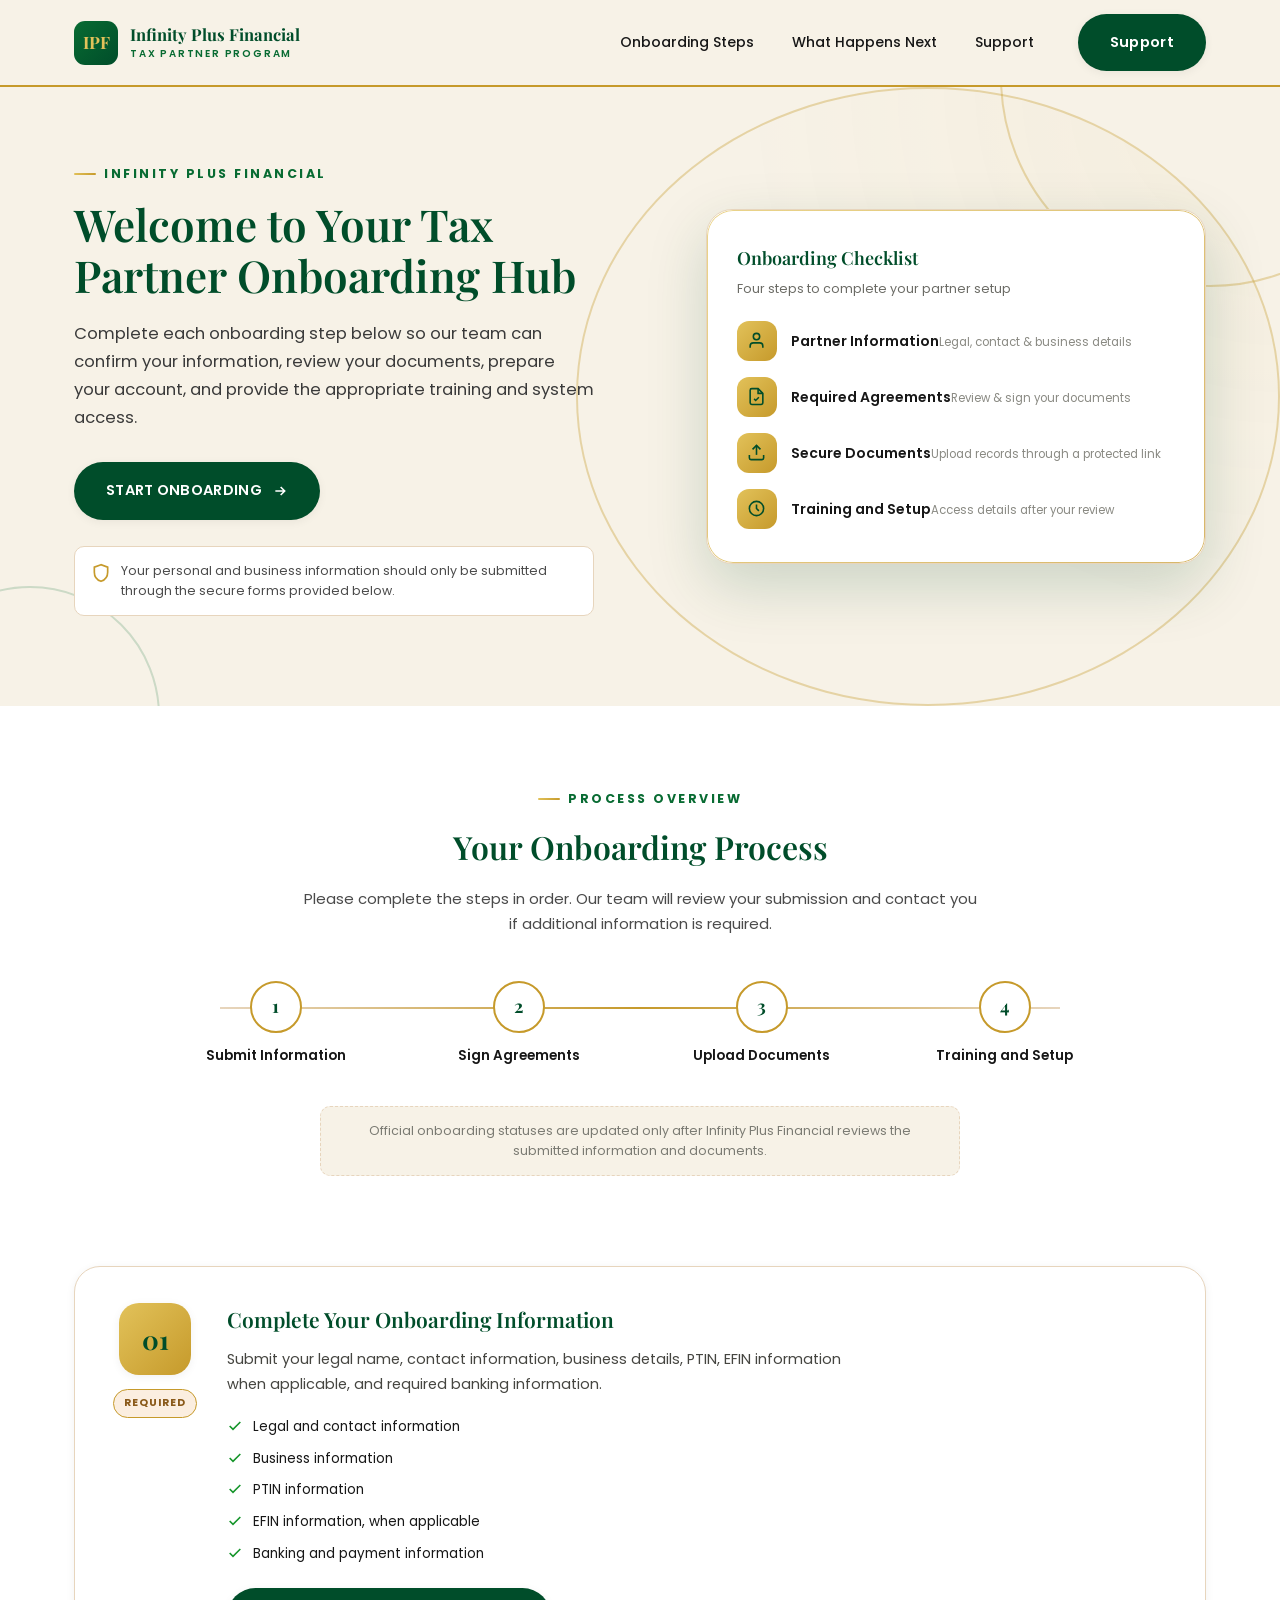
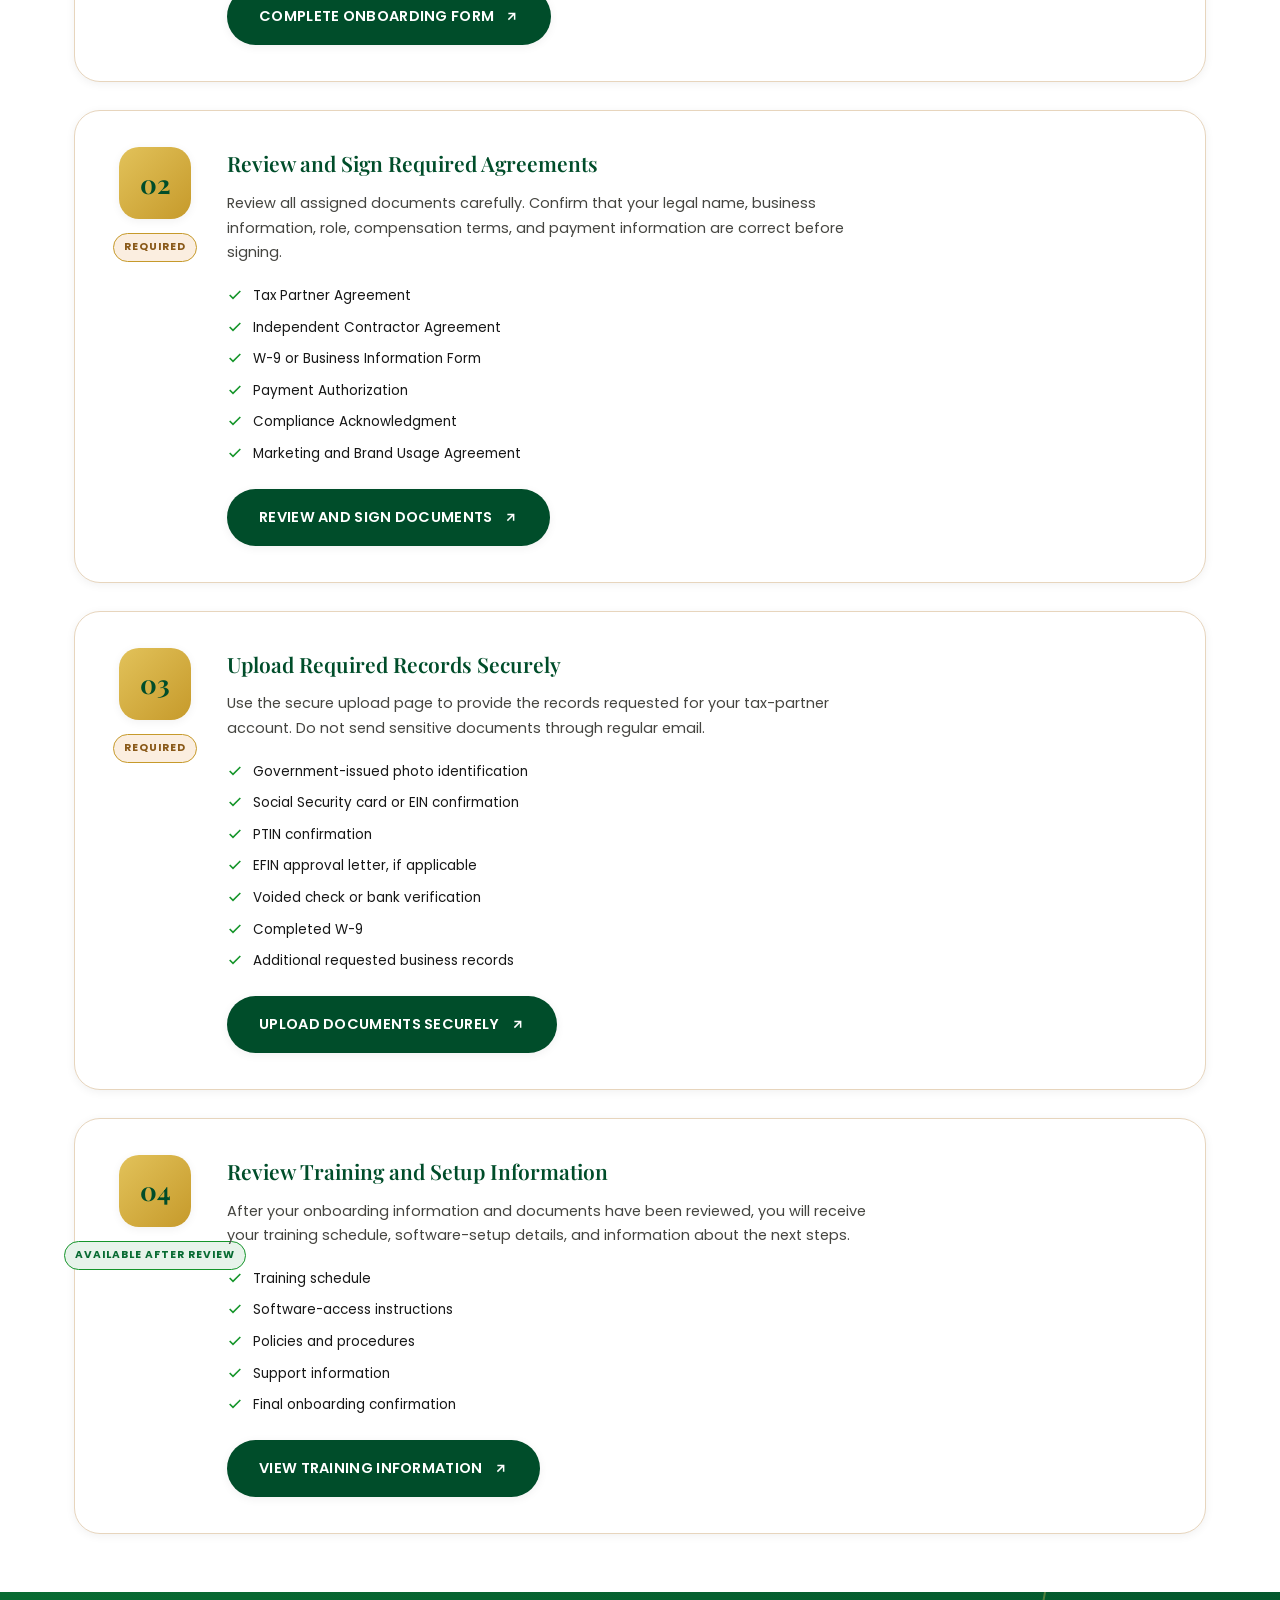
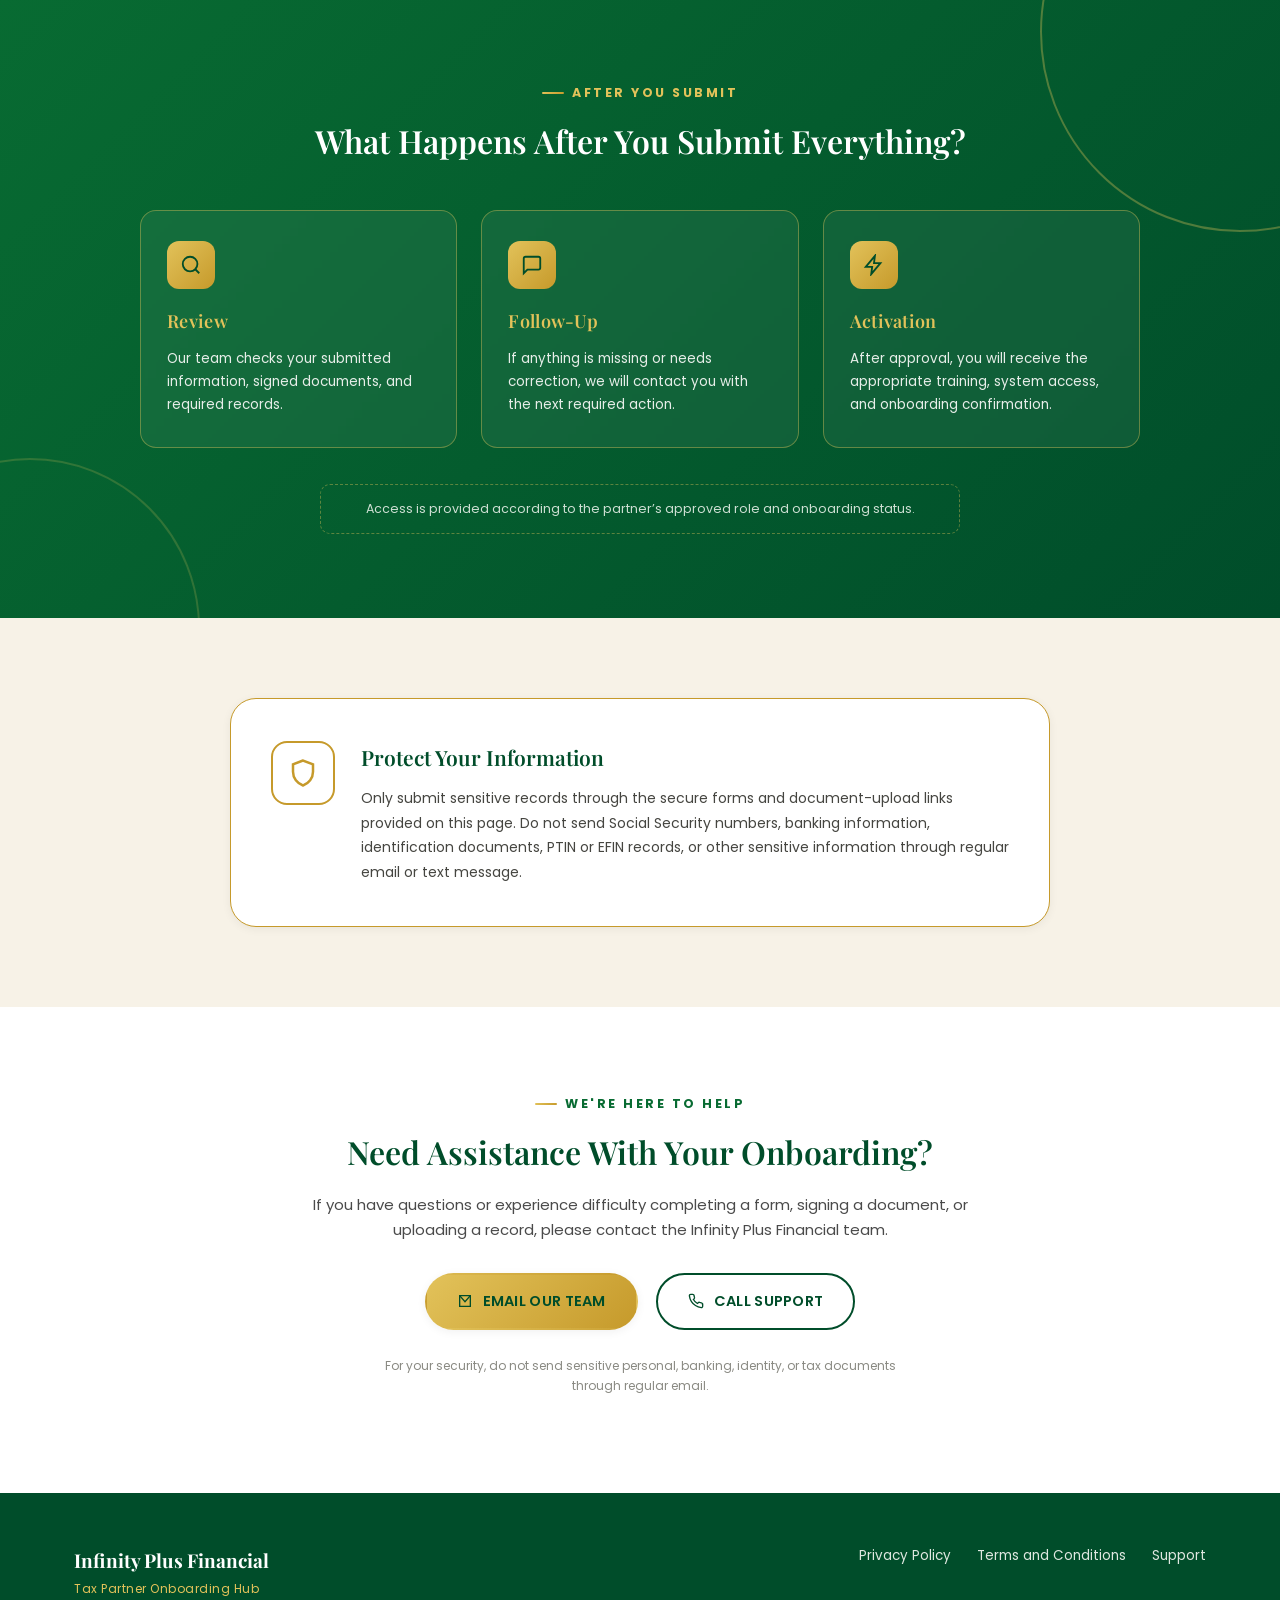
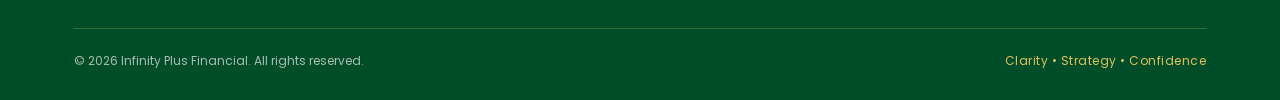
<file: infinity-plus-financial-onboarding.html>
<!DOCTYPE html>
<html lang="en">
<head>
<meta charset="UTF-8">
<meta name="viewport" content="width=device-width, initial-scale=1.0">
<title>Tax Partner Onboarding Hub | Infinity Plus Financial</title>
<meta name="description" content="Complete your Infinity Plus Financial tax partner onboarding: submit your information, sign required agreements, upload documents securely, and access training.">
<link rel="preconnect" href="https://fonts.googleapis.com">
<link rel="preconnect" href="https://fonts.gstatic.com" crossorigin>
<link href="https://fonts.googleapis.com/css2?family=Playfair+Display:wght@500;600;700&family=Poppins:wght@400;500;600;700&display=swap" rel="stylesheet">

<style>
/* =====================================================================
   CONFIGURATION IS IN THE JAVASCRIPT SECTION AT THE BOTTOM OF THIS FILE.
   Search for "CONFIGURATION SECTION" to find every editable placeholder:
   LOGO_URL, ONBOARDING_FORM_URL, CONTRACT_DOCUMENT_URL, SECURE_UPLOAD_URL,
   TRAINING_INFORMATION_URL, SUPPORT_EMAIL, SUPPORT_PHONE,
   PRIVACY_POLICY_URL, TERMS_URL
   ===================================================================== */

:root{
  /* ---- Infinity Plus Financial brand palette ---- */
  --deep-emerald:#004D2A;
  --forest-green:#086B32;
  --bright-green:#15952A;
  --gold-rich:#C69A2B;
  --gold-light:#E2C25A;
  --cream:#F7F2E7;
  --beige:#E7D5BD;
  --charcoal:#171717;
  --white:#FFFFFF;

  --font-head:'Playfair Display',Georgia,'Times New Roman',serif;
  --font-body:'Poppins',Arial,Helvetica,sans-serif;

  --radius-sm:10px;
  --radius-md:16px;
  --radius-lg:26px;
  --shadow-sm:0 2px 10px rgba(23,23,23,0.06);
  --shadow-md:0 12px 34px rgba(0,77,42,0.12);
  --shadow-lg:0 22px 60px rgba(0,77,42,0.18);
  --gold-grad:linear-gradient(135deg,var(--gold-light),var(--gold-rich));
  --green-grad:linear-gradient(135deg,var(--forest-green),var(--deep-emerald));
}

*,*::before,*::after{box-sizing:border-box;}
html{scroll-behavior:smooth;}
@media (prefers-reduced-motion:reduce){
  html{scroll-behavior:auto;}
  *,*::before,*::after{animation-duration:0.001ms !important;animation-iteration-count:1 !important;transition-duration:0.001ms !important;scroll-behavior:auto !important;}
}
body{
  margin:0;
  font-family:var(--font-body);
  color:var(--charcoal);
  background:var(--white);
  line-height:1.6;
  -webkit-font-smoothing:antialiased;
}
h1,h2,h3,h4{font-family:var(--font-head);color:var(--deep-emerald);margin:0;font-weight:600;}
p{margin:0;}
a{color:inherit;}
img{max-width:100%;display:block;}
button{font-family:inherit;cursor:pointer;}
ul{margin:0;padding:0;list-style:none;}

/* Accessible focus states */
a:focus-visible,
button:focus-visible,
input:focus-visible{
  outline:3px solid var(--gold-rich);
  outline-offset:3px;
  border-radius:6px;
}
.skip-link{
  position:absolute;left:-999px;top:auto;background:var(--deep-emerald);color:var(--white);
  padding:12px 18px;border-radius:0 0 10px 0;z-index:1000;font-weight:600;
}
.skip-link:focus{left:0;top:0;}

.container{max-width:1180px;margin:0 auto;padding:0 24px;}
.section{padding:80px 0;}
.eyebrow{
  display:inline-flex;align-items:center;gap:8px;
  font-size:12.5px;font-weight:700;letter-spacing:2.5px;text-transform:uppercase;
  color:var(--forest-green);
}
.eyebrow::before{content:"";width:22px;height:2px;background:var(--gold-grad);border-radius:2px;}

/* ---------------- Buttons ---------------- */
.btn{
  display:inline-flex;align-items:center;justify-content:center;gap:10px;
  padding:15px 30px;border-radius:100px;font-weight:600;font-size:14.5px;letter-spacing:.3px;
  border:2px solid transparent;transition:transform .18s ease, box-shadow .18s ease, background .2s ease, color .2s ease, border-color .2s ease;
  text-decoration:none;white-space:nowrap;
}
.btn:active{transform:translateY(1px);}
.btn-primary{background:var(--deep-emerald);color:var(--white);box-shadow:var(--shadow-sm);}
.btn-primary:hover{background:var(--gold-grad);color:var(--deep-emerald);box-shadow:var(--shadow-md);}
.btn-gold{background:var(--gold-grad);color:var(--deep-emerald);box-shadow:var(--shadow-sm);}
.btn-gold:hover{background:var(--deep-emerald);color:var(--white);box-shadow:var(--shadow-md);}
.btn-outline{background:transparent;color:var(--white);border-color:rgba(255,255,255,.55);}
.btn-outline:hover{background:var(--gold-grad);color:var(--deep-emerald);border-color:var(--gold-rich);}
.btn-outline-dark{background:transparent;color:var(--deep-emerald);border-color:var(--deep-emerald);}
.btn-outline-dark:hover{background:var(--deep-emerald);color:var(--white);}
.btn-block{width:100%;}
.btn svg{flex-shrink:0;}

/* ---------------- Header ---------------- */
.site-header{
  position:sticky;top:0;z-index:500;
  background:var(--cream);
  border-bottom:2px solid var(--gold-rich);
}
.header-inner{
  max-width:1180px;margin:0 auto;padding:14px 24px;
  display:flex;align-items:center;gap:20px;
}
.brand{display:flex;align-items:center;gap:12px;text-decoration:none;flex-shrink:0;}
.brand-logo-fallback{
  width:44px;height:44px;border-radius:11px;background:var(--green-grad);
  display:flex;align-items:center;justify-content:center;color:var(--gold-light);
  font-family:var(--font-head);font-weight:700;font-size:17px;flex-shrink:0;
}
.brand-logo-img{width:44px;height:44px;object-fit:contain;border-radius:11px;}
.brand-text{line-height:1.25;}
.brand-text .name{font-family:var(--font-head);font-size:16.5px;color:var(--deep-emerald);font-weight:700;}
.brand-text .tag{
  display:block;font-family:var(--font-body);font-size:10px;letter-spacing:1.8px;
  text-transform:uppercase;color:var(--forest-green);font-weight:600;margin-top:2px;
}
.main-nav{display:flex;align-items:center;gap:6px;margin-left:auto;}
.main-nav a{
  padding:10px 16px;border-radius:100px;font-size:14px;font-weight:500;color:var(--charcoal);
  text-decoration:none;transition:background .15s,color .15s;
}
.main-nav a:hover{background:var(--beige);color:var(--deep-emerald);}
.header-cta{margin-left:8px;flex-shrink:0;}
.header-cta .btn{padding:11px 22px;font-size:13.5px;}
.mobile-nav-toggle{
  display:none;width:44px;height:44px;border-radius:10px;border:1.5px solid var(--beige);
  background:var(--white);align-items:center;justify-content:center;flex-shrink:0;
}
.mobile-nav-panel{display:none;}

@media (max-width:900px){
  .main-nav{display:none;}
  .header-cta{display:none;}
  .mobile-nav-toggle{display:inline-flex;}
  .mobile-nav-panel{
    display:none;flex-direction:column;gap:4px;background:var(--cream);
    border-top:1px solid var(--beige);padding:14px 24px 20px;
  }
  .mobile-nav-panel.open{display:flex;}
  .mobile-nav-panel a{
    padding:12px 14px;border-radius:10px;font-size:15px;font-weight:500;color:var(--charcoal);text-decoration:none;
  }
  .mobile-nav-panel a:hover{background:var(--beige);}
  .mobile-nav-panel .btn{margin-top:8px;}
}

/* ---------------- Hero ---------------- */
.hero{
  position:relative;overflow:hidden;
  background:var(--cream);
  padding:70px 0 90px;
}
.hero-curve{
  position:absolute;pointer-events:none;border-radius:50%;
  border:2px solid var(--gold-rich);opacity:.35;
}
.hero-curve.c1{width:420px;height:420px;top:-220px;right:-140px;border-width:2px;}
.hero-curve.c2{width:260px;height:260px;bottom:-140px;left:-100px;border-color:var(--forest-green);opacity:.18;}
.hero-curve.c3{
  position:absolute;top:0;right:0;width:55%;height:100%;pointer-events:none;
  background:radial-gradient(circle at 100% 0%, rgba(198,154,43,0.14), transparent 60%);
}
.hero-grid{
  position:relative;z-index:1;display:grid;grid-template-columns:1.15fr 1fr;gap:56px;align-items:center;
}
.hero-copy h1{font-size:44px;line-height:1.16;margin-top:14px;}
.hero-copy .lede{font-size:16.5px;color:#3a3a3a;margin-top:20px;max-width:520px;line-height:1.7;}
.hero-actions{display:flex;align-items:center;gap:18px;margin-top:30px;flex-wrap:wrap;}
.security-note{
  display:flex;align-items:flex-start;gap:10px;margin-top:26px;padding:14px 16px;
  background:var(--white);border:1px solid var(--beige);border-radius:var(--radius-sm);max-width:520px;
}
.security-note svg{flex-shrink:0;color:var(--gold-rich);margin-top:2px;}
.security-note p{font-size:12.5px;color:#4a4a4a;line-height:1.6;}

.checklist-card{
  position:relative;background:var(--white);border:1px solid var(--beige);border-radius:var(--radius-lg);
  padding:34px 30px;box-shadow:var(--shadow-lg);
}
.checklist-card::before{
  content:"";position:absolute;inset:0;border-radius:var(--radius-lg);padding:1px;
  background:var(--gold-grad);-webkit-mask:linear-gradient(#000 0 0) content-box, linear-gradient(#000 0 0);
  -webkit-mask-composite:xor;mask-composite:exclude;opacity:.7;pointer-events:none;
}
.checklist-card h3{font-size:18px;}
.checklist-card .cc-sub{font-size:12.5px;color:#6b6b65;margin-top:6px;}
.checklist-items{margin-top:22px;display:flex;flex-direction:column;gap:16px;}
.checklist-item{display:flex;align-items:center;gap:14px;}
.checklist-item .num-badge{
  width:40px;height:40px;border-radius:12px;background:var(--gold-grad);color:var(--deep-emerald);
  display:flex;align-items:center;justify-content:center;flex-shrink:0;
}
.checklist-item .ci-text .t1{font-size:14px;font-weight:600;color:var(--charcoal);}
.checklist-item .ci-text .t2{font-size:11.5px;color:#8a8a83;margin-top:2px;}

@media (max-width:980px){
  .hero-grid{grid-template-columns:1fr;}
  .hero-copy h1{font-size:34px;}
  .checklist-card{max-width:460px;}
}

/* ---------------- Progress section ---------------- */
.progress-section{padding:76px 0 40px;background:var(--white);}
.section-head{max-width:680px;margin:0 auto 44px;text-align:center;}
.section-head h2{font-size:32px;margin-top:12px;}
.section-head p{font-size:15px;color:#4a4a4a;margin-top:14px;line-height:1.7;}

.progress-track{
  display:flex;align-items:flex-start;justify-content:space-between;gap:12px;
  max-width:960px;margin:0 auto;position:relative;
}
.progress-track::before{
  content:"";position:absolute;top:26px;left:60px;right:60px;height:2px;
  background:linear-gradient(90deg,var(--beige),var(--gold-rich),var(--beige));z-index:0;
}
.progress-step{position:relative;z-index:1;flex:1;display:flex;flex-direction:column;align-items:center;text-align:center;gap:12px;}
.progress-step .p-num{
  width:52px;height:52px;border-radius:50%;background:var(--white);border:2px solid var(--gold-rich);
  display:flex;align-items:center;justify-content:center;font-family:var(--font-head);font-weight:700;
  font-size:18px;color:var(--deep-emerald);flex-shrink:0;
}
.progress-step .p-label{font-size:13.5px;font-weight:600;color:var(--charcoal);max-width:140px;}

@media (max-width:760px){
  .progress-track{flex-direction:column;align-items:stretch;gap:22px;}
  .progress-track::before{display:none;}
  .progress-step{flex-direction:row;text-align:left;justify-content:flex-start;}
  .progress-step .p-label{max-width:none;}
}

.progress-note{
  max-width:640px;margin:40px auto 0;text-align:center;font-size:12.5px;color:#7a7a72;
  padding:14px 18px;background:var(--cream);border-radius:var(--radius-sm);border:1px dashed var(--beige);
}

/* ---------------- Step cards ---------------- */
.steps-wrap{padding:50px 0 30px;background:var(--white);}
.step-card{
  display:grid;grid-template-columns:88px 1fr;gap:28px;
  background:var(--white);border:1px solid var(--beige);border-radius:var(--radius-lg);
  padding:36px;box-shadow:var(--shadow-sm);margin-bottom:28px;transition:box-shadow .2s ease, transform .2s ease;
}
.step-card:hover{box-shadow:var(--shadow-md);}
.step-num-col{display:flex;flex-direction:column;align-items:center;gap:14px;}
.step-num{
  width:72px;height:72px;border-radius:20px;background:var(--gold-grad);color:var(--deep-emerald);
  display:flex;align-items:center;justify-content:center;font-family:var(--font-head);font-weight:700;font-size:26px;
  box-shadow:var(--shadow-sm);
}
.step-status{
  font-size:10.5px;font-weight:700;letter-spacing:1px;text-transform:uppercase;padding:5px 10px;
  border-radius:100px;text-align:center;white-space:nowrap;
}
.step-status.required{background:#fbeee0;color:#8a5a1a;border:1px solid var(--gold-rich);}
.step-status.available{background:#e7f3ea;color:var(--forest-green);border:1px solid var(--bright-green);}
.step-body h3{font-size:21px;}
.step-body .step-desc{font-size:14.5px;color:#454540;margin-top:10px;line-height:1.7;max-width:640px;}
.step-checklist{margin-top:20px;display:flex;flex-direction:column;gap:10px;}
.step-checklist li{display:flex;align-items:flex-start;gap:10px;font-size:13.5px;color:var(--charcoal);}
.step-checklist svg{flex-shrink:0;margin-top:2px;color:var(--bright-green);}
.step-card .btn{margin-top:24px;}

@media (max-width:700px){
  .step-card{grid-template-columns:1fr;padding:26px 22px;}
  .step-num-col{flex-direction:row;justify-content:flex-start;}
}

/* ---------------- What happens next ---------------- */
.next-section{
  background:var(--green-grad);color:var(--white);padding:84px 0;position:relative;overflow:hidden;
}
.next-section::before{
  content:"";position:absolute;top:-160px;right:-160px;width:400px;height:400px;border-radius:50%;
  border:2px solid rgba(226,194,90,.35);
}
.next-section::after{
  content:"";position:absolute;bottom:-180px;left:-140px;width:340px;height:340px;border-radius:50%;
  border:2px solid rgba(226,194,90,.2);
}
.next-section .section-head h2{color:var(--white);}
.next-section .section-head p{color:#dfe8e1;}
.next-section .eyebrow{color:var(--gold-light);}
.next-section .eyebrow::before{background:var(--gold-grad);}
.next-cols{position:relative;z-index:1;display:grid;grid-template-columns:repeat(3,1fr);gap:24px;max-width:1000px;margin:0 auto;}
.next-card{
  background:rgba(255,255,255,0.06);border:1px solid rgba(226,194,90,.4);border-radius:var(--radius-md);
  padding:30px 26px;backdrop-filter:blur(2px);
}
.next-card .n-ico{
  width:48px;height:48px;border-radius:12px;background:var(--gold-grad);color:var(--deep-emerald);
  display:flex;align-items:center;justify-content:center;margin-bottom:18px;
}
.next-card h3{color:var(--gold-light);font-size:18px;letter-spacing:.3px;}
.next-card p{color:#e7eee9;font-size:13.5px;margin-top:12px;line-height:1.7;}
.next-note{
  position:relative;z-index:1;max-width:640px;margin:36px auto 0;text-align:center;font-size:12.5px;
  color:#cfe0d4;padding:14px 18px;border-radius:var(--radius-sm);border:1px dashed rgba(226,194,90,.4);
}
@media (max-width:800px){.next-cols{grid-template-columns:1fr;}}

/* ---------------- Security notice ---------------- */
.security-section{padding:80px 0;background:var(--cream);}
.security-card{
  max-width:820px;margin:0 auto;background:var(--white);border:1px solid var(--gold-rich);
  border-radius:var(--radius-lg);padding:42px 40px;box-shadow:var(--shadow-sm);
  display:flex;gap:26px;align-items:flex-start;
}
.security-card .shield{
  width:64px;height:64px;border-radius:16px;border:2px solid var(--gold-rich);flex-shrink:0;
  display:flex;align-items:center;justify-content:center;color:var(--gold-rich);
}
.security-card h3{font-size:21px;}
.security-card p{font-size:14px;color:#454540;margin-top:12px;line-height:1.75;}
@media (max-width:640px){.security-card{flex-direction:column;padding:30px 24px;}}

/* ---------------- Support ---------------- */
.support-section{padding:80px 0 96px;background:var(--white);text-align:center;}
.support-section .section-head{margin-bottom:30px;}
.support-actions{display:flex;justify-content:center;gap:18px;flex-wrap:wrap;}
.support-reminder{
  max-width:560px;margin:26px auto 0;font-size:12px;color:#8a8a83;line-height:1.7;
}

/* ---------------- Footer ---------------- */
.site-footer{background:var(--deep-emerald);color:#dfe8e1;padding:52px 0 30px;}
.footer-top{display:flex;flex-wrap:wrap;justify-content:space-between;gap:30px;padding-bottom:30px;border-bottom:1px solid rgba(226,194,90,.25);}
.footer-brand .name{font-family:var(--font-head);color:var(--white);font-size:19px;font-weight:700;}
.footer-brand .tag{font-size:12px;color:var(--gold-light);margin-top:4px;letter-spacing:.5px;}
.footer-links{display:flex;gap:26px;flex-wrap:wrap;}
.footer-links a{font-size:13.5px;color:#dfe8e1;text-decoration:none;}
.footer-links a:hover{color:var(--gold-light);}
.footer-bottom{
  display:flex;justify-content:space-between;flex-wrap:wrap;gap:10px;padding-top:22px;font-size:12px;color:#a9bdae;
}
.footer-motto{color:var(--gold-light);letter-spacing:.5px;}

/* ---------------- Back to top ---------------- */
#back-to-top{
  position:fixed;right:22px;bottom:22px;width:48px;height:48px;border-radius:50%;
  background:var(--gold-grad);color:var(--deep-emerald);border:none;box-shadow:var(--shadow-md);
  display:flex;align-items:center;justify-content:center;opacity:0;visibility:hidden;
  transform:translateY(10px);transition:opacity .2s,transform .2s,visibility .2s;z-index:400;
}
#back-to-top.show{opacity:1;visibility:visible;transform:translateY(0);}
#back-to-top:hover{background:var(--deep-emerald);color:var(--gold-light);}

/* ---------------- Sticky mobile CTA ---------------- */
#sticky-mobile-cta{
  display:none;position:fixed;left:0;right:0;bottom:0;z-index:399;
  background:var(--cream);border-top:2px solid var(--gold-rich);padding:12px 16px;
  box-shadow:0 -8px 24px rgba(0,0,0,.08);
}
#sticky-mobile-cta .btn{width:100%;}
@media (max-width:900px){
  #sticky-mobile-cta.show{display:block;}
  body{padding-bottom:0;}
}
</style>
</head>
<body>
<a class="skip-link" href="#main-content">Skip to main content</a>

<!-- =====================================================================
     HEADER
     Replace the logo by editing LOGO_URL in the CONFIGURATION SECTION
     near the bottom of this file. If LOGO_URL is left blank, a text
     fallback mark ("IPF") is shown automatically.
     ===================================================================== -->
<header class="site-header">
  <div class="header-inner">
    <a class="brand" href="#top" aria-label="Infinity Plus Financial home">
      <span id="logo-slot">
        <span class="brand-logo-fallback">IPF</span>
      </span>
      <span class="brand-text">
        <span class="name">Infinity Plus Financial</span>
        <span class="tag">Tax Partner Program</span>
      </span>
    </a>

    <nav class="main-nav" aria-label="Primary navigation">
      <a href="#onboarding-steps">Onboarding Steps</a>
      <a href="#what-happens-next">What Happens Next</a>
      <a href="#support">Support</a>
    </nav>

    <a class="header-cta btn btn-primary" href="#support">Support</a>

    <button class="mobile-nav-toggle" id="mobile-nav-toggle" aria-expanded="false" aria-controls="mobile-nav-panel" aria-label="Open menu">
      <svg width="22" height="22" viewBox="0 0 24 24" fill="none" stroke="currentColor" stroke-width="2"><line x1="3" y1="6" x2="21" y2="6"/><line x1="3" y1="12" x2="21" y2="12"/><line x1="3" y1="18" x2="21" y2="18"/></svg>
    </button>
  </div>
  <nav class="mobile-nav-panel" id="mobile-nav-panel" aria-label="Mobile navigation">
    <a href="#onboarding-steps">Onboarding Steps</a>
    <a href="#what-happens-next">What Happens Next</a>
    <a href="#support">Support</a>
    <a class="btn btn-primary" href="#support">Support</a>
  </nav>
</header>

<main id="main-content">

<!-- =====================================================================
     HERO
     ===================================================================== -->
<section class="hero" id="top">
  <span class="hero-curve c1" aria-hidden="true"></span>
  <span class="hero-curve c2" aria-hidden="true"></span>
  <span class="hero-curve c3" aria-hidden="true"></span>
  <div class="container">
    <div class="hero-grid">
      <div class="hero-copy">
        <span class="eyebrow">Infinity Plus Financial</span>
        <h1>Welcome to Your Tax Partner Onboarding Hub</h1>
        <p class="lede">Complete each onboarding step below so our team can confirm your information, review your documents, prepare your account, and provide the appropriate training and system access.</p>
        <div class="hero-actions">
          <a href="#onboarding-steps" class="btn btn-primary" id="start-onboarding-btn">
            START ONBOARDING
            <svg width="16" height="16" viewBox="0 0 24 24" fill="none" stroke="currentColor" stroke-width="2.4"><path d="M5 12h14M13 6l6 6-6 6"/></svg>
          </a>
        </div>
        <div class="security-note">
          <svg width="20" height="20" viewBox="0 0 24 24" fill="none" stroke="currentColor" stroke-width="2"><path d="M12 2 4 5v6c0 5.2 3.4 9.4 8 11 4.6-1.6 8-5.8 8-11V5l-8-3z"/></svg>
          <p>Your personal and business information should only be submitted through the secure forms provided below.</p>
        </div>
      </div>

      <div class="checklist-card">
        <h3>Onboarding Checklist</h3>
        <p class="cc-sub">Four steps to complete your partner setup</p>
        <div class="checklist-items">
          <div class="checklist-item">
            <span class="num-badge"><svg width="19" height="19" viewBox="0 0 24 24" fill="none" stroke="currentColor" stroke-width="2"><path d="M20 21v-2a4 4 0 0 0-4-4H8a4 4 0 0 0-4 4v2"/><circle cx="12" cy="7" r="4"/></svg></span>
            <span class="ci-text"><span class="t1">Partner Information</span><span class="t2">Legal, contact &amp; business details</span></span>
          </div>
          <div class="checklist-item">
            <span class="num-badge"><svg width="19" height="19" viewBox="0 0 24 24" fill="none" stroke="currentColor" stroke-width="2"><path d="M14 2H6a2 2 0 0 0-2 2v16a2 2 0 0 0 2 2h12a2 2 0 0 0 2-2V8z"/><path d="M14 2v6h6"/><path d="M9 15l2 2 4-4"/></svg></span>
            <span class="ci-text"><span class="t1">Required Agreements</span><span class="t2">Review &amp; sign your documents</span></span>
          </div>
          <div class="checklist-item">
            <span class="num-badge"><svg width="19" height="19" viewBox="0 0 24 24" fill="none" stroke="currentColor" stroke-width="2"><path d="M21 15v4a2 2 0 0 1-2 2H5a2 2 0 0 1-2-2v-4"/><polyline points="17 8 12 3 7 8"/><line x1="12" y1="3" x2="12" y2="15"/></svg></span>
            <span class="ci-text"><span class="t1">Secure Documents</span><span class="t2">Upload records through a protected link</span></span>
          </div>
          <div class="checklist-item">
            <span class="num-badge"><svg width="19" height="19" viewBox="0 0 24 24" fill="none" stroke="currentColor" stroke-width="2"><circle cx="12" cy="12" r="9"/><path d="M12 7v5l3 3"/></svg></span>
            <span class="ci-text"><span class="t1">Training and Setup</span><span class="t2">Access details after your review</span></span>
          </div>
        </div>
      </div>
    </div>
  </div>
</section>

<!-- =====================================================================
     ONBOARDING PROGRESS
     ===================================================================== -->
<section class="progress-section" id="onboarding-steps">
  <div class="container">
    <div class="section-head">
      <span class="eyebrow">Process Overview</span>
      <h2>Your Onboarding Process</h2>
      <p>Please complete the steps in order. Our team will review your submission and contact you if additional information is required.</p>
    </div>

    <div class="progress-track">
      <div class="progress-step">
        <span class="p-num">1</span>
        <span class="p-label">Submit Information</span>
      </div>
      <div class="progress-step">
        <span class="p-num">2</span>
        <span class="p-label">Sign Agreements</span>
      </div>
      <div class="progress-step">
        <span class="p-num">3</span>
        <span class="p-label">Upload Documents</span>
      </div>
      <div class="progress-step">
        <span class="p-num">4</span>
        <span class="p-label">Training and Setup</span>
      </div>
    </div>

    <p class="progress-note">Official onboarding statuses are updated only after Infinity Plus Financial reviews the submitted information and documents.</p>
  </div>
</section>

<!-- =====================================================================
     STEP CARDS
     ===================================================================== -->
<section class="steps-wrap">
  <div class="container">

    <!-- Step 1 -->
    <article class="step-card" id="step-1">
      <div class="step-num-col">
        <span class="step-num">01</span>
        <span class="step-status required">Required</span>
      </div>
      <div class="step-body">
        <h3>Complete Your Onboarding Information</h3>
        <p class="step-desc">Submit your legal name, contact information, business details, PTIN, EFIN information when applicable, and required banking information.</p>
        <ul class="step-checklist">
          <li><svg width="16" height="16" viewBox="0 0 24 24" fill="none" stroke="currentColor" stroke-width="2.4"><polyline points="20 6 9 17 4 12"/></svg>Legal and contact information</li>
          <li><svg width="16" height="16" viewBox="0 0 24 24" fill="none" stroke="currentColor" stroke-width="2.4"><polyline points="20 6 9 17 4 12"/></svg>Business information</li>
          <li><svg width="16" height="16" viewBox="0 0 24 24" fill="none" stroke="currentColor" stroke-width="2.4"><polyline points="20 6 9 17 4 12"/></svg>PTIN information</li>
          <li><svg width="16" height="16" viewBox="0 0 24 24" fill="none" stroke="currentColor" stroke-width="2.4"><polyline points="20 6 9 17 4 12"/></svg>EFIN information, when applicable</li>
          <li><svg width="16" height="16" viewBox="0 0 24 24" fill="none" stroke="currentColor" stroke-width="2.4"><polyline points="20 6 9 17 4 12"/></svg>Banking and payment information</li>
        </ul>
        <!-- Links to ONBOARDING_FORM_URL (see CONFIGURATION SECTION) -->
        <a class="btn btn-primary js-onboarding-form-link" href="#" target="_blank" rel="noopener noreferrer">
          COMPLETE ONBOARDING FORM
          <svg width="15" height="15" viewBox="0 0 24 24" fill="none" stroke="currentColor" stroke-width="2.4"><path d="M7 17 17 7M7 7h10v10"/></svg>
        </a>
      </div>
    </article>

    <!-- Step 2 -->
    <article class="step-card" id="step-2">
      <div class="step-num-col">
        <span class="step-num">02</span>
        <span class="step-status required">Required</span>
      </div>
      <div class="step-body">
        <h3>Review and Sign Required Agreements</h3>
        <p class="step-desc">Review all assigned documents carefully. Confirm that your legal name, business information, role, compensation terms, and payment information are correct before signing.</p>
        <ul class="step-checklist">
          <li><svg width="16" height="16" viewBox="0 0 24 24" fill="none" stroke="currentColor" stroke-width="2.4"><polyline points="20 6 9 17 4 12"/></svg>Tax Partner Agreement</li>
          <li><svg width="16" height="16" viewBox="0 0 24 24" fill="none" stroke="currentColor" stroke-width="2.4"><polyline points="20 6 9 17 4 12"/></svg>Independent Contractor Agreement</li>
          <li><svg width="16" height="16" viewBox="0 0 24 24" fill="none" stroke="currentColor" stroke-width="2.4"><polyline points="20 6 9 17 4 12"/></svg>W-9 or Business Information Form</li>
          <li><svg width="16" height="16" viewBox="0 0 24 24" fill="none" stroke="currentColor" stroke-width="2.4"><polyline points="20 6 9 17 4 12"/></svg>Payment Authorization</li>
          <li><svg width="16" height="16" viewBox="0 0 24 24" fill="none" stroke="currentColor" stroke-width="2.4"><polyline points="20 6 9 17 4 12"/></svg>Compliance Acknowledgment</li>
          <li><svg width="16" height="16" viewBox="0 0 24 24" fill="none" stroke="currentColor" stroke-width="2.4"><polyline points="20 6 9 17 4 12"/></svg>Marketing and Brand Usage Agreement</li>
        </ul>
        <!-- Links to CONTRACT_DOCUMENT_URL (see CONFIGURATION SECTION) -->
        <a class="btn btn-primary js-contract-link" href="#" target="_blank" rel="noopener noreferrer">
          REVIEW AND SIGN DOCUMENTS
          <svg width="15" height="15" viewBox="0 0 24 24" fill="none" stroke="currentColor" stroke-width="2.4"><path d="M7 17 17 7M7 7h10v10"/></svg>
        </a>
      </div>
    </article>

    <!-- Step 3 -->
    <article class="step-card" id="step-3">
      <div class="step-num-col">
        <span class="step-num">03</span>
        <span class="step-status required">Required</span>
      </div>
      <div class="step-body">
        <h3>Upload Required Records Securely</h3>
        <p class="step-desc">Use the secure upload page to provide the records requested for your tax-partner account. Do not send sensitive documents through regular email.</p>
        <ul class="step-checklist">
          <li><svg width="16" height="16" viewBox="0 0 24 24" fill="none" stroke="currentColor" stroke-width="2.4"><polyline points="20 6 9 17 4 12"/></svg>Government-issued photo identification</li>
          <li><svg width="16" height="16" viewBox="0 0 24 24" fill="none" stroke="currentColor" stroke-width="2.4"><polyline points="20 6 9 17 4 12"/></svg>Social Security card or EIN confirmation</li>
          <li><svg width="16" height="16" viewBox="0 0 24 24" fill="none" stroke="currentColor" stroke-width="2.4"><polyline points="20 6 9 17 4 12"/></svg>PTIN confirmation</li>
          <li><svg width="16" height="16" viewBox="0 0 24 24" fill="none" stroke="currentColor" stroke-width="2.4"><polyline points="20 6 9 17 4 12"/></svg>EFIN approval letter, if applicable</li>
          <li><svg width="16" height="16" viewBox="0 0 24 24" fill="none" stroke="currentColor" stroke-width="2.4"><polyline points="20 6 9 17 4 12"/></svg>Voided check or bank verification</li>
          <li><svg width="16" height="16" viewBox="0 0 24 24" fill="none" stroke="currentColor" stroke-width="2.4"><polyline points="20 6 9 17 4 12"/></svg>Completed W-9</li>
          <li><svg width="16" height="16" viewBox="0 0 24 24" fill="none" stroke="currentColor" stroke-width="2.4"><polyline points="20 6 9 17 4 12"/></svg>Additional requested business records</li>
        </ul>
        <!-- Links to SECURE_UPLOAD_URL (see CONFIGURATION SECTION) -->
        <a class="btn btn-primary js-upload-link" href="#" target="_blank" rel="noopener noreferrer">
          UPLOAD DOCUMENTS SECURELY
          <svg width="15" height="15" viewBox="0 0 24 24" fill="none" stroke="currentColor" stroke-width="2.4"><path d="M7 17 17 7M7 7h10v10"/></svg>
        </a>
      </div>
    </article>

    <!-- Step 4 -->
    <article class="step-card" id="step-4">
      <div class="step-num-col">
        <span class="step-num">04</span>
        <span class="step-status available">Available After Review</span>
      </div>
      <div class="step-body">
        <h3>Review Training and Setup Information</h3>
        <p class="step-desc">After your onboarding information and documents have been reviewed, you will receive your training schedule, software-setup details, and information about the next steps.</p>
        <ul class="step-checklist">
          <li><svg width="16" height="16" viewBox="0 0 24 24" fill="none" stroke="currentColor" stroke-width="2.4"><polyline points="20 6 9 17 4 12"/></svg>Training schedule</li>
          <li><svg width="16" height="16" viewBox="0 0 24 24" fill="none" stroke="currentColor" stroke-width="2.4"><polyline points="20 6 9 17 4 12"/></svg>Software-access instructions</li>
          <li><svg width="16" height="16" viewBox="0 0 24 24" fill="none" stroke="currentColor" stroke-width="2.4"><polyline points="20 6 9 17 4 12"/></svg>Policies and procedures</li>
          <li><svg width="16" height="16" viewBox="0 0 24 24" fill="none" stroke="currentColor" stroke-width="2.4"><polyline points="20 6 9 17 4 12"/></svg>Support information</li>
          <li><svg width="16" height="16" viewBox="0 0 24 24" fill="none" stroke="currentColor" stroke-width="2.4"><polyline points="20 6 9 17 4 12"/></svg>Final onboarding confirmation</li>
        </ul>
        <!-- Links to TRAINING_INFORMATION_URL (see CONFIGURATION SECTION) -->
        <a class="btn btn-primary js-training-link" href="#" target="_blank" rel="noopener noreferrer">
          VIEW TRAINING INFORMATION
          <svg width="15" height="15" viewBox="0 0 24 24" fill="none" stroke="currentColor" stroke-width="2.4"><path d="M7 17 17 7M7 7h10v10"/></svg>
        </a>
      </div>
    </article>

  </div>
</section>

<!-- =====================================================================
     WHAT HAPPENS NEXT
     ===================================================================== -->
<section class="next-section" id="what-happens-next">
  <div class="container">
    <div class="section-head">
      <span class="eyebrow">After You Submit</span>
      <h2>What Happens After You Submit Everything?</h2>
    </div>
    <div class="next-cols">
      <div class="next-card">
        <span class="n-ico"><svg width="22" height="22" viewBox="0 0 24 24" fill="none" stroke="currentColor" stroke-width="2"><circle cx="11" cy="11" r="8"/><line x1="21" y1="21" x2="16.65" y2="16.65"/></svg></span>
        <h3>Review</h3>
        <p>Our team checks your submitted information, signed documents, and required records.</p>
      </div>
      <div class="next-card">
        <span class="n-ico"><svg width="22" height="22" viewBox="0 0 24 24" fill="none" stroke="currentColor" stroke-width="2"><path d="M21 15a2 2 0 0 1-2 2H7l-4 4V5a2 2 0 0 1 2-2h14a2 2 0 0 1 2 2z"/></svg></span>
        <h3>Follow-Up</h3>
        <p>If anything is missing or needs correction, we will contact you with the next required action.</p>
      </div>
      <div class="next-card">
        <span class="n-ico"><svg width="22" height="22" viewBox="0 0 24 24" fill="none" stroke="currentColor" stroke-width="2"><path d="M13 2 3 14h7l-1 8 10-12h-7l1-8z"/></svg></span>
        <h3>Activation</h3>
        <p>After approval, you will receive the appropriate training, system access, and onboarding confirmation.</p>
      </div>
    </div>
    <p class="next-note">Access is provided according to the partner&rsquo;s approved role and onboarding status.</p>
  </div>
</section>

<!-- =====================================================================
     SECURITY NOTICE
     ===================================================================== -->
<section class="security-section">
  <div class="container">
    <div class="security-card">
      <span class="shield">
        <svg width="30" height="30" viewBox="0 0 24 24" fill="none" stroke="currentColor" stroke-width="2"><path d="M12 2 4 5v6c0 5.2 3.4 9.4 8 11 4.6-1.6 8-5.8 8-11V5l-8-3z"/></svg>
      </span>
      <div>
        <h3>Protect Your Information</h3>
        <p>Only submit sensitive records through the secure forms and document-upload links provided on this page. Do not send Social Security numbers, banking information, identification documents, PTIN or EFIN records, or other sensitive information through regular email or text message.</p>
      </div>
    </div>
  </div>
</section>

<!-- =====================================================================
     SUPPORT
     ===================================================================== -->
<section class="support-section" id="support">
  <div class="container">
    <div class="section-head">
      <span class="eyebrow">We're Here to Help</span>
      <h2>Need Assistance With Your Onboarding?</h2>
      <p>If you have questions or experience difficulty completing a form, signing a document, or uploading a record, please contact the Infinity Plus Financial team.</p>
    </div>
    <div class="support-actions">
      <!-- Links to SUPPORT_EMAIL (see CONFIGURATION SECTION) -->
      <a class="btn btn-gold js-email-link" href="#">
        <svg width="16" height="16" viewBox="0 0 24 24" fill="none" stroke="currentColor" stroke-width="2"><path d="M4 4h16v16H4z"/><path d="m4 4 8 9 8-9"/></svg>
        EMAIL OUR TEAM
      </a>
      <!-- Links to SUPPORT_PHONE (see CONFIGURATION SECTION) -->
      <a class="btn btn-outline-dark js-phone-link" href="#">
        <svg width="16" height="16" viewBox="0 0 24 24" fill="none" stroke="currentColor" stroke-width="2"><path d="M22 16.9v3a2 2 0 0 1-2.2 2 19.8 19.8 0 0 1-8.6-3.1 19.5 19.5 0 0 1-6-6A19.8 19.8 0 0 1 2.1 4.2 2 2 0 0 1 4.1 2h3a2 2 0 0 1 2 1.7c.1.9.3 1.8.6 2.7a2 2 0 0 1-.4 2.1L8.1 9.7a16 16 0 0 0 6 6l1.2-1.2a2 2 0 0 1 2.1-.4c.9.3 1.8.5 2.7.6a2 2 0 0 1 1.7 2.2z"/></svg>
        CALL SUPPORT
      </a>
    </div>
    <p class="support-reminder">For your security, do not send sensitive personal, banking, identity, or tax documents through regular email.</p>
  </div>
</section>

</main>

<!-- =====================================================================
     FOOTER
     ===================================================================== -->
<footer class="site-footer">
  <div class="container">
    <div class="footer-top">
      <div class="footer-brand">
        <div class="name">Infinity Plus Financial</div>
        <div class="tag">Tax Partner Onboarding Hub</div>
      </div>
      <nav class="footer-links" aria-label="Footer navigation">
        <!-- Links to PRIVACY_POLICY_URL (see CONFIGURATION SECTION) -->
        <a class="js-privacy-link" href="#" target="_blank" rel="noopener noreferrer">Privacy Policy</a>
        <!-- Links to TERMS_URL (see CONFIGURATION SECTION) -->
        <a class="js-terms-link" href="#" target="_blank" rel="noopener noreferrer">Terms and Conditions</a>
        <a href="#support">Support</a>
      </nav>
    </div>
    <div class="footer-bottom">
      <span>&copy; <span id="copyright-year"></span> Infinity Plus Financial. All rights reserved.</span>
      <span class="footer-motto">Clarity &bull; Strategy &bull; Confidence</span>
    </div>
  </div>
</footer>

<button id="back-to-top" aria-label="Back to top">
  <svg width="20" height="20" viewBox="0 0 24 24" fill="none" stroke="currentColor" stroke-width="2.4"><line x1="12" y1="19" x2="12" y2="5"/><polyline points="5 12 12 5 19 12"/></svg>
</button>

<div id="sticky-mobile-cta">
  <a href="#onboarding-steps" class="btn btn-primary" id="sticky-cta-link">Continue Onboarding</a>
</div>

<script>
/* =====================================================================
   CONFIGURATION SECTION
   Replace every value below with your live Infinity Plus Financial
   links, logo, and contact details. Nothing else in this file needs
   to change for basic setup.
   ===================================================================== */
const CONFIG = {
  // Direct URL to your logo image. Leave as an empty string ('') to keep
  // the "IPF" text mark shown in the header.
  LOGO_URL: '',

  // GoHighLevel form for Step 1 — Partner Information
  ONBOARDING_FORM_URL: 'https://forms.yourghldomain.com/REPLACE-ONBOARDING-FORM',

  // GoHighLevel / e-signature link for Step 2 — Agreements
  CONTRACT_DOCUMENT_URL: 'https://forms.yourghldomain.com/REPLACE-CONTRACT-DOCUMENTS',

  // GoHighLevel secure upload page for Step 3 — Documents
  SECURE_UPLOAD_URL: 'https://forms.yourghldomain.com/REPLACE-SECURE-UPLOAD',

  // Page or portal with training details for Step 4 — Training
  TRAINING_INFORMATION_URL: 'https://forms.yourghldomain.com/REPLACE-TRAINING-INFO',

  // Support contact details
  SUPPORT_EMAIL: 'support@infinityplusfinancial.com',
  SUPPORT_PHONE: '+18005551234',        // Digits used for the tel: link
  SUPPORT_PHONE_DISPLAY: '(800) 555-1234', // Not currently shown in copy, kept for future use

  // Footer legal links
  PRIVACY_POLICY_URL: 'https://www.yourghldomain.com/REPLACE-PRIVACY-POLICY',
  TERMS_URL: 'https://www.yourghldomain.com/REPLACE-TERMS-AND-CONDITIONS'
};

/* =====================================================================
   Apply configuration values to the page
   ===================================================================== */
(function applyConfig(){
  // Logo
  if (CONFIG.LOGO_URL && CONFIG.LOGO_URL.trim() !== '') {
    const slot = document.getElementById('logo-slot');
    if (slot) {
      slot.innerHTML = '<img class="brand-logo-img" src="' + CONFIG.LOGO_URL + '" alt="Infinity Plus Financial logo">';
    }
  }

  // Step buttons
  document.querySelectorAll('.js-onboarding-form-link').forEach(function(el){ el.setAttribute('href', CONFIG.ONBOARDING_FORM_URL); });
  document.querySelectorAll('.js-contract-link').forEach(function(el){ el.setAttribute('href', CONFIG.CONTRACT_DOCUMENT_URL); });
  document.querySelectorAll('.js-upload-link').forEach(function(el){ el.setAttribute('href', CONFIG.SECURE_UPLOAD_URL); });
  document.querySelectorAll('.js-training-link').forEach(function(el){ el.setAttribute('href', CONFIG.TRAINING_INFORMATION_URL); });

  // Support links
  document.querySelectorAll('.js-email-link').forEach(function(el){ el.setAttribute('href', 'mailto:' + CONFIG.SUPPORT_EMAIL); });
  document.querySelectorAll('.js-phone-link').forEach(function(el){ el.setAttribute('href', 'tel:' + CONFIG.SUPPORT_PHONE); });

  // Footer legal links
  document.querySelectorAll('.js-privacy-link').forEach(function(el){ el.setAttribute('href', CONFIG.PRIVACY_POLICY_URL); });
  document.querySelectorAll('.js-terms-link').forEach(function(el){ el.setAttribute('href', CONFIG.TERMS_URL); });

  // Copyright year
  const yearEl = document.getElementById('copyright-year');
  if (yearEl) { yearEl.textContent = new Date().getFullYear(); }
})();

/* =====================================================================
   Mobile navigation toggle
   ===================================================================== */
(function mobileNav(){
  const toggle = document.getElementById('mobile-nav-toggle');
  const panel = document.getElementById('mobile-nav-panel');
  if (!toggle || !panel) return;

  toggle.addEventListener('click', function(){
    const isOpen = panel.classList.toggle('open');
    toggle.setAttribute('aria-expanded', isOpen ? 'true' : 'false');
  });

  panel.querySelectorAll('a').forEach(function(link){
    link.addEventListener('click', function(){
      panel.classList.remove('open');
      toggle.setAttribute('aria-expanded', 'false');
    });
  });
})();

/* =====================================================================
   Back-to-top button + sticky mobile CTA visibility
   ===================================================================== */
(function scrollUI(){
  const backBtn = document.getElementById('back-to-top');
  const stickyCta = document.getElementById('sticky-mobile-cta');
  const trigger = 420;

  function onScroll(){
    const y = window.scrollY || document.documentElement.scrollTop;
    if (backBtn) backBtn.classList.toggle('show', y > trigger);
    if (stickyCta) stickyCta.classList.toggle('show', y > trigger);
  }
  window.addEventListener('scroll', onScroll, { passive: true });
  onScroll();

  if (backBtn) {
    backBtn.addEventListener('click', function(){
      const reduce = window.matchMedia('(prefers-reduced-motion: reduce)').matches;
      window.scrollTo({ top: 0, behavior: reduce ? 'auto' : 'smooth' });
    });
  }
})();

/* =====================================================================
   Smooth scroll fallback for older browsers (native CSS scroll-behavior
   already handles most cases; this adds keyboard-friendly focus move).
   ===================================================================== */
(function anchorFocus(){
  document.querySelectorAll('a[href^="#"]').forEach(function(link){
    link.addEventListener('click', function(e){
      const id = link.getAttribute('href');
      if (!id || id === '#') return;
      const target = document.querySelector(id);
      if (!target) return;
      // Let native smooth scroll happen, then move focus for accessibility
      window.setTimeout(function(){
        target.setAttribute('tabindex', '-1');
        target.focus({ preventScroll: true });
      }, 400);
    });
  });
})();
</script>

</body>
</html>
</file>
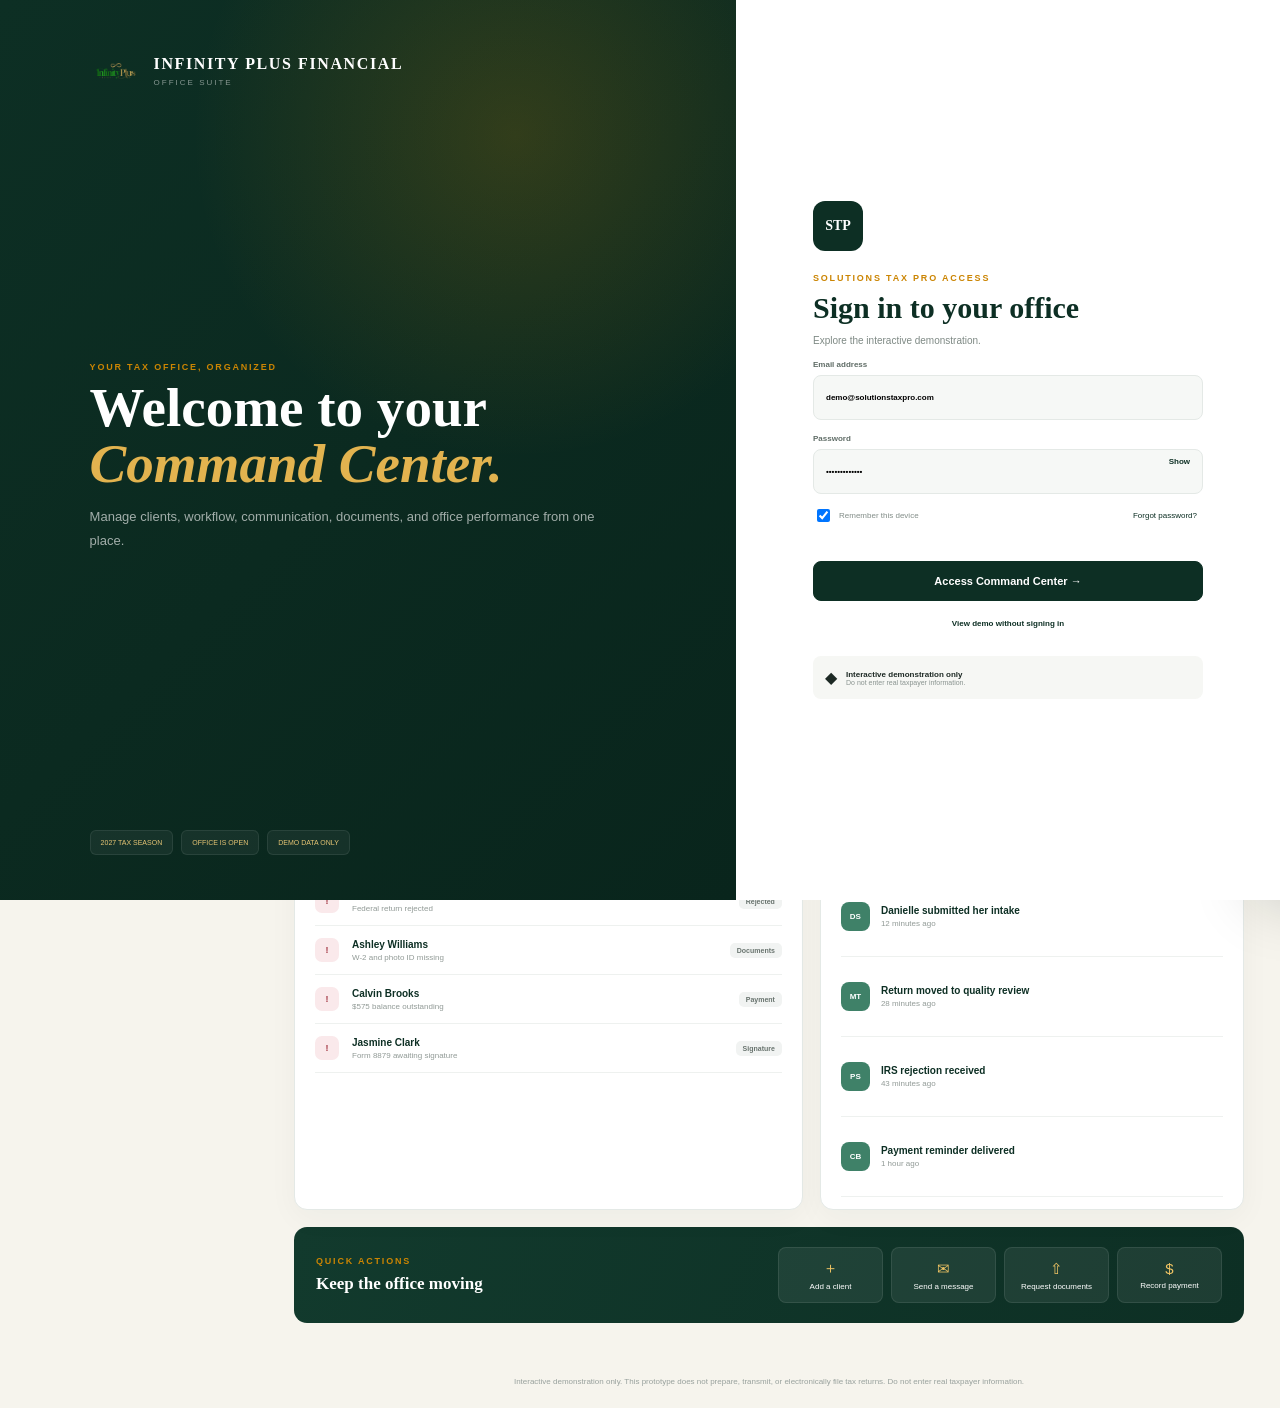
<file: solutions-tax-pro-standalone.html>
<!DOCTYPE html>
<html lang="en">
<head>
  <meta charset="UTF-8">
  <meta name="viewport" content="width=device-width, initial-scale=1.0">
  <meta name="description" content="Solutions Tax Pro interactive command center demo">
  <title>Solutions Tax Pro | Command Center</title>
  <style>
:root{--forest:#0d2f24;--forest2:#174a38;--green:#1f6b52;--gold:#cb8503;--gold2:#e2b34f;--cream:#f6f4ed;--ink:#1d2924;--muted:#77817d;--line:#e4e9e6;--white:#fff;--shadow:0 15px 45px rgba(25,49,40,.07)}
*{box-sizing:border-box}html{background:var(--cream)}body{margin:0;color:var(--ink);background:var(--cream);font-family:"DM Sans",sans-serif}button,input,select,textarea{font:inherit}button{cursor:pointer}.hidden{display:none!important}.app-frame{min-height:100vh}.eyebrow{margin:0 0 8px;color:var(--gold);font-size:9px;font-weight:700;letter-spacing:1.8px}.button{min-height:40px;padding:0 16px;border-radius:8px;font-size:11px;font-weight:700;transition:.2s}.button:hover{transform:translateY(-1px);box-shadow:0 8px 20px rgba(13,47,36,.12)}.button.primary{color:#fff;background:var(--forest);border:1px solid var(--forest)}.button.secondary{color:var(--forest);background:#fff;border:1px solid var(--line)}.wide{width:100%;margin-top:18px}
.sidebar{position:fixed;inset:0 auto 0 0;z-index:30;width:258px;display:flex;flex-direction:column;padding:26px 18px 18px;color:#fff;background:linear-gradient(180deg,#0d2f24,#09271e);overflow-y:auto;transition:.25s}.brand-lockup{display:flex;align-items:center;gap:12px;padding:0 8px 26px}.brand-mark{width:46px;height:46px;display:grid;place-items:center;border:1px solid rgba(226,179,79,.8);border-radius:12px;font:700 16px "Playfair Display";letter-spacing:-2px}.brand-mark span{color:var(--gold2)}.brand-lockup>div:last-child{display:flex;flex-direction:column;line-height:1}.brand-lockup strong{font:700 16px "Playfair Display";letter-spacing:1.6px}.brand-lockup b{margin-top:3px;color:var(--gold2);font-size:12px;letter-spacing:3.6px}.brand-lockup small{margin-top:6px;color:rgba(255,255,255,.5);font-size:8px;letter-spacing:2px}.demo-pill{display:flex;align-items:center;gap:7px;margin:0 8px 22px;padding:8px 10px;color:#e7c678;background:rgba(203,133,3,.1);border:1px solid rgba(226,179,79,.18);border-radius:7px;font-size:9px;font-weight:700;letter-spacing:1.5px}.demo-pill span{width:6px;height:6px;border-radius:50%;background:var(--gold2)}.side-nav{display:flex;flex-direction:column;gap:4px}.side-nav button{width:100%;min-height:44px;display:grid;grid-template-columns:25px 1fr auto;align-items:center;gap:9px;padding:0 12px;color:rgba(255,255,255,.64);background:transparent;border:0;border-radius:9px;text-align:left;font-size:13px}.side-nav button:hover{color:#fff;background:rgba(255,255,255,.06)}.side-nav button.active{color:#fff;background:linear-gradient(90deg,rgba(203,133,3,.23),rgba(203,133,3,.08));box-shadow:inset 3px 0 var(--gold2)}.side-nav .nav-icon{color:var(--gold2);font-size:16px;text-align:center}.side-nav b{min-width:22px;padding:3px 6px;color:#f5d787;background:rgba(203,133,3,.18);border-radius:10px;font-size:9px;text-align:center}.season-card{margin:auto 6px 16px;padding:16px;background:rgba(255,255,255,.05);border:1px solid rgba(255,255,255,.08);border-radius:12px;display:flex;flex-direction:column}.season-card span{color:var(--gold2);font-size:8px;font-weight:700;letter-spacing:1.6px}.season-card strong{margin-top:8px;font:600 15px "Playfair Display"}.season-card small{margin-top:4px;color:rgba(255,255,255,.48);font-size:10px}.season-line{height:3px;margin-top:13px;background:rgba(255,255,255,.08);border-radius:3px}.season-line i{display:block;width:68%;height:100%;background:var(--gold2)}.sidebar-user{display:grid;grid-template-columns:34px 1fr 22px;align-items:center;gap:9px;padding:14px 6px 0;border-top:1px solid rgba(255,255,255,.08)}.sidebar-user strong,.sidebar-user small{display:block}.sidebar-user strong{font-size:10px}.sidebar-user small{margin-top:2px;color:rgba(255,255,255,.45);font-size:9px}.sidebar-user button{color:#ffffff70;background:transparent;border:0}.avatar{width:34px;height:34px;display:grid;place-items:center;color:#fff;background:var(--forest2);border-radius:9px;font-size:10px;font-weight:700}.avatar.gold{color:var(--forest);background:linear-gradient(135deg,var(--gold2),var(--gold))}
.main-shell{min-height:100vh;margin-left:258px}.topbar{height:72px;position:sticky;top:0;z-index:20;display:flex;align-items:center;gap:20px;padding:0 34px;background:#fffffff2;border-bottom:1px solid var(--line);backdrop-filter:blur(14px)}.menu-button{display:none;color:var(--forest);background:transparent;border:0;font-size:22px}.global-search{width:min(470px,45vw);display:flex;align-items:center;gap:10px;padding:0 12px;color:#86918c;background:#f5f7f5;border:1px solid #e8ece9;border-radius:9px}.global-search input{flex:1;height:39px;min-width:0;color:var(--ink);background:transparent;border:0;outline:0;font-size:12px}.global-search kbd{padding:3px 6px;color:#95a09b;background:#fff;border:1px solid #dfe5e1;border-radius:5px;font-size:9px}.top-actions{display:flex;align-items:center;gap:8px;margin-left:auto}.icon-button{width:34px;height:34px;color:#607069;background:#fff;border:1px solid var(--line);border-radius:9px;position:relative}.notification i{width:6px;height:6px;position:absolute;right:7px;top:7px;background:#d45151;border:2px solid #fff;border-radius:50%}.top-profile{display:flex;align-items:center;gap:10px;padding-left:10px;border-left:1px solid var(--line)}.top-profile strong,.top-profile small{display:block}.top-profile strong{font-size:11px}.top-profile small{color:var(--muted);font-size:9px}.sidebar-scrim{display:none}
.page{max-width:1480px;margin:auto;padding:36px 36px 54px}.page-heading,.module-heading{display:flex;align-items:flex-end;justify-content:space-between;gap:24px;margin-bottom:25px}.page-heading h1,.module-heading h1{margin:0;color:var(--forest);font:700 clamp(30px,3vw,42px)/1.1 "Playfair Display"}.page-heading h1 em{color:var(--gold)}.page-heading>div>p:last-child,.module-heading>div>p:last-child{margin:8px 0 0;color:var(--muted);font-size:12px}.heading-actions{display:flex;gap:9px}.attention-banner{min-height:68px;display:grid;grid-template-columns:36px 1fr auto;align-items:center;gap:12px;padding:12px 18px;margin-bottom:17px;color:#fff;background:linear-gradient(100deg,#173f32,#0d2f24);border-radius:12px}.attention-icon{width:34px;height:34px;display:grid;place-items:center;color:#ffe0a2;background:#cb85032e;border:1px solid #e2b34f42;border-radius:9px;font-weight:700}.attention-banner strong{font-size:12px}.attention-banner p{margin:3px 0 0;color:#ffffff99;font-size:10px}.attention-banner button{color:#f1cb73;background:transparent;border:0;font-size:10px;font-weight:700}.metric-grid,.module-metrics{display:grid;grid-template-columns:repeat(4,1fr);gap:14px;margin-bottom:17px}.metric-card,.module-metrics article{padding:18px;background:#fff;border:1px solid var(--line);border-radius:12px;box-shadow:0 8px 30px rgba(25,49,40,.04)}.metric-card{min-height:126px;display:flex;align-items:flex-end;justify-content:space-between;position:relative;overflow:hidden}.metric-card:before{content:"";position:absolute;inset:0 auto 0 0;width:3px;background:var(--green)}.metric-card.gold:before{background:var(--gold)}.metric-card.rose:before{background:#c75c64}.metric-card span,.metric-card strong,.metric-card small,.module-metrics span,.module-metrics strong,.module-metrics small{display:block}.metric-card span,.module-metrics span{color:#6f7b76;font-size:8px;font-weight:700;letter-spacing:.8px}.metric-card strong,.module-metrics strong{margin:9px 0 5px;color:var(--forest);font:700 27px "Playfair Display"}.metric-card small,.module-metrics small{color:#88928e;font-size:8px}.mini-trend{height:42px;display:flex;align-items:end;gap:3px}.mini-trend i{width:3px;background:var(--green);border-radius:3px}.mini-trend i:nth-child(1){height:12px}.mini-trend i:nth-child(2){height:18px}.mini-trend i:nth-child(3){height:15px}.mini-trend i:nth-child(4){height:29px}.mini-trend i:nth-child(5){height:35px}
.dashboard-grid{display:grid;gap:17px;margin-bottom:17px}.dashboard-grid.top{grid-template-columns:1.55fr 1fr}.dashboard-grid.bottom{grid-template-columns:1.2fr 1fr}.panel{background:#fff;border:1px solid var(--line);border-radius:13px;box-shadow:0 8px 30px rgba(25,49,40,.04);overflow:hidden}.panel-header{display:flex;align-items:center;justify-content:space-between;padding:18px 20px 14px;border-bottom:1px solid #edf0ee}.panel-header h2{margin:0;color:var(--forest);font:700 18px "Playfair Display"}.panel-header button{color:var(--forest);background:transparent;border:0;font-size:9px;font-weight:700}.revenue-summary{display:flex;justify-content:space-between;padding:18px 20px 0}.revenue-summary span,.revenue-summary strong,.revenue-summary small{display:block}.revenue-summary span{color:var(--muted);font-size:9px}.revenue-summary strong{margin:4px 0;color:var(--forest);font:700 26px "Playfair Display"}.revenue-summary small{color:#87918d;font-size:8px}.bar-chart{height:190px;display:flex;align-items:flex-end;gap:8px;margin:0 20px;padding:18px 0 22px;border-bottom:1px solid var(--line);background:repeating-linear-gradient(to bottom,transparent 0,transparent 31px,#f0f2f0 32px)}.bar-group{height:100%;flex:1;display:flex;align-items:flex-end;justify-content:center;gap:2px;position:relative}.bar-group i,.bar-group b{width:30%;max-width:10px;background:#dfe5e2;border-radius:3px 3px 0 0}.bar-group b{background:linear-gradient(#e2b34f,#cb8503)}.bar-group span{position:absolute;bottom:-16px;color:#8f9995;font-size:6px}.donut-row{display:grid;grid-template-columns:150px 1fr;align-items:center;gap:14px;padding:24px}.donut{width:130px;height:130px;display:grid;place-items:center;background:conic-gradient(var(--gold) 0 25%,var(--green) 25% 48%,#7b64a8 48% 70%,#d05d5d 70% 78%,#d9dedb 78%);border-radius:50%;position:relative}.donut:before{content:"";width:88px;height:88px;position:absolute;background:#fff;border-radius:50%}.donut div{z-index:1;text-align:center}.donut strong,.donut span{display:block}.donut strong{color:var(--forest);font:700 23px "Playfair Display"}.donut span{color:#8a948f;font-size:7px}.status-list{display:flex;flex-direction:column;gap:9px}.status-list div{display:flex;justify-content:space-between;color:#6f7975;font-size:8px}.status-list span{display:flex;align-items:center;gap:7px}.status-list i{width:7px;height:7px;border-radius:2px}.priority-list,.activity-list{padding:5px 20px 12px}.priority-list button{width:100%;display:grid;grid-template-columns:27px 1fr auto;align-items:center;gap:10px;padding:12px 0;background:transparent;border:0;border-bottom:1px solid #eef1ef;text-align:left}.priority-list .dot{width:24px;height:24px;display:grid;place-items:center;color:#a53c48;background:#fae9eb;border-radius:7px;font-size:9px;font-weight:700}.priority-list strong,.priority-list small,.activity-list strong,.activity-list small{display:block}.priority-list strong,.activity-list strong{color:var(--forest);font-size:10px}.priority-list small,.activity-list small{margin-top:3px;color:#919a96;font-size:8px}.priority-list b{padding:4px 7px;color:#68736e;background:#f1f3f2;border-radius:5px;font-size:7px}.activity-list>div{display:grid;grid-template-columns:30px 1fr 8px;align-items:center;gap:10px;padding:12px 0;border-bottom:1px solid #eef1ef}.activity-avatar{width:29px;height:29px;display:grid;place-items:center;color:#fff;background:#3f8168;border-radius:8px;font-size:8px;font-weight:700}.quick-actions{display:flex;align-items:center;justify-content:space-between;gap:20px;padding:20px 22px;color:#fff;background:linear-gradient(110deg,#123a2d,#0d2f24);border-radius:13px}.quick-actions h2{margin:0;font:600 17px "Playfair Display"}.quick-actions>div:last-child{display:flex;gap:8px}.quick-actions button{min-width:105px;padding:11px;color:#fff;background:#ffffff12;border:1px solid #ffffff17;border-radius:8px;font-size:8px}.quick-actions button span{display:block;margin-bottom:4px;color:#f0c464;font-size:15px}
.workflow-toolbar{display:flex;align-items:center;gap:12px;padding:10px 12px;margin-bottom:14px;background:#fff;border:1px solid var(--line);border-radius:11px}.view-switch{display:flex;padding:3px;background:#eff2f0;border-radius:7px}.view-switch button{padding:7px 12px;color:#71807a;background:transparent;border:0;border-radius:5px;font-size:9px}.view-switch button.active{color:#fff;background:var(--forest)}.module-search{display:flex;align-items:center;gap:7px;min-width:190px;padding:0 10px;color:#87918d;background:#f5f7f5;border:1px solid #e7ebe8;border-radius:8px}.module-search input{width:100%;height:34px;background:transparent;border:0;outline:0;font-size:9px}.workflow-stats{display:flex;gap:15px;margin-left:auto;color:#7e8984;font-size:8px}.workflow-stats b{color:var(--forest)}.kanban-board{display:flex;gap:12px;padding-bottom:15px;overflow-x:auto}.kanban-column{min-width:244px;min-height:490px;padding:10px;background:#eef1ef;border:1px solid #e0e5e2;border-radius:11px}.kanban-column>header{display:grid;grid-template-columns:8px 1fr auto;align-items:center;gap:8px;padding:7px 4px 12px}.kanban-column>header i{width:7px;height:7px;background:var(--stage);border-radius:50%}.kanban-column>header strong{color:#46534d;font-size:9px;text-transform:uppercase}.kanban-column>header b{min-width:21px;padding:3px 6px;color:#6f7a75;background:#fff;border-radius:9px;text-align:center;font-size:8px}.kanban-stack{display:flex;flex-direction:column;gap:8px}.kanban-card{width:100%;padding:13px;background:#fff;border:1px solid #e4e8e5;border-radius:9px;box-shadow:0 6px 18px rgba(30,53,44,.04);text-align:left}.kanban-card:hover{transform:translateY(-2px)}.kanban-card>div{display:flex;justify-content:space-between}.kanban-card strong{color:var(--forest);font-size:10px}.kanban-card small{display:block;margin-top:4px;color:#929c97;font-size:8px}.kanban-card em{display:inline-block;margin:10px 0;padding:4px 6px;color:#746b56;background:#f7f1e4;border-radius:4px;font-size:7px;font-style:normal}.kanban-card footer{display:flex;justify-content:space-between;padding-top:9px;border-top:1px solid #edf0ee;color:#7f8a85;font-size:7px}.table-panel{background:#fff;border:1px solid var(--line);border-radius:12px;overflow:hidden}.table-toolbar{display:flex;justify-content:space-between;gap:15px;padding:13px 15px;border-bottom:1px solid var(--line)}.filter-chips{display:flex;gap:6px}.filter-chips button{padding:7px 10px;color:#718079;background:#f4f6f4;border:0;border-radius:7px;font-size:8px}.filter-chips button.active{color:var(--forest);background:#f8f2e3}.table-scroll{overflow-x:auto}.data-table{width:100%;border-collapse:collapse;text-align:left}.data-table th{padding:12px 14px;color:#89938f;background:#f7f8f7;border-bottom:1px solid var(--line);font-size:7px;letter-spacing:.8px;white-space:nowrap}.data-table td{padding:13px 14px;color:#5f6d67;border-bottom:1px solid #edf0ee;font-size:9px;white-space:nowrap}.data-table tbody tr:hover{background:#fbfcfb}.client-cell{display:flex;align-items:center;gap:9px}.client-cell>span{width:28px;height:28px;display:grid;place-items:center;color:#fff;background:var(--green);border-radius:7px;font-size:8px}.client-cell strong,.client-cell small{display:block}.client-cell strong{color:var(--forest)}.client-cell small{margin-top:2px;color:#9aa39f;font-size:7px}.status-chip{display:inline-block;padding:5px 7px;color:#33745d;background:#e9f3ee;border-radius:5px;font-size:7px}.status-chip.warn{color:#9b5c28;background:#f8eddf}
.card-grid,.report-grid{display:grid;grid-template-columns:repeat(3,1fr);gap:14px}.feature-card,.report-card,.team-card{padding:18px;background:#fff;border:1px solid var(--line);border-radius:12px;box-shadow:0 8px 26px rgba(25,49,40,.04)}.feature-card .number,.report-icon{width:34px;height:34px;display:grid;place-items:center;color:var(--gold);background:#fbf4e5;border-radius:8px;font:700 13px "Playfair Display"}.feature-card h2,.team-card h2{margin:16px 0 6px;color:var(--forest);font:700 17px "Playfair Display"}.feature-card p,.team-card p{color:#86908b;font-size:9px;line-height:1.6}.feature-card .facts{display:flex;justify-content:space-between;margin:16px 0;padding:12px 0;border-block:1px solid #edf0ee;color:#909995;font-size:7px}.feature-card .facts b{display:block;color:var(--forest);font-size:13px}.feature-card footer{display:flex;justify-content:space-between}.feature-card button,.report-card button{color:var(--forest);background:transparent;border:0;font-size:8px;font-weight:700}.report-card span,.report-card strong,.report-card small{display:block}.report-card span{margin-top:14px;color:#7d8983;font-size:8px;font-weight:700}.report-card strong{margin:7px 0;color:var(--forest);font:700 24px "Playfair Display"}.report-card small{color:#96a09b;font-size:8px}.report-spark{height:45px;display:flex;align-items:end;gap:4px;margin:16px 0}.report-spark i{flex:1;background:linear-gradient(#e2b34f,#cb8503);border-radius:3px 3px 0 0}.team-grid{display:grid;grid-template-columns:repeat(4,1fr);gap:14px}.team-avatar{width:42px;height:42px;display:grid;place-items:center;color:#fff;background:var(--green);border-radius:11px;font-weight:700}.team-card .facts{display:grid;grid-template-columns:1fr 1fr;margin:14px 0;padding:12px 0;border-block:1px solid var(--line);color:#929c97;font-size:7px}.team-card .facts strong{display:block;color:var(--forest);font-size:14px}.progress{height:5px;background:#edf0ee;border-radius:4px}.progress i{display:block;height:100%;background:var(--gold);border-radius:4px}
.portal-frame{display:grid;grid-template-columns:180px 1fr;min-height:560px;background:#fff;border:1px solid var(--line);border-radius:15px;overflow:hidden}.portal-frame>aside{display:flex;flex-direction:column;padding:24px 16px;color:#fff;background:var(--forest)}.portal-frame>aside strong{margin-bottom:25px;font:700 15px "Playfair Display"}.portal-frame>aside button{padding:11px;color:#ffffff9e;background:transparent;border:0;border-radius:7px;text-align:left;font-size:9px}.portal-frame>aside button.active{color:#fff;background:#ffffff14}.portal-frame>main{padding:32px}.portal-frame h2{margin:0;color:var(--forest);font:700 27px "Playfair Display"}.portal-status{margin:24px 0;padding:20px;background:#f6f7f4;border:1px solid var(--line);border-radius:11px}.portal-status strong{float:right;color:#9b6826;font-size:10px}.status-track{display:grid;grid-template-columns:repeat(5,1fr);gap:5px;margin-top:18px}.status-track i{height:5px;background:#dce2de;border-radius:3px}.status-track i.done{background:var(--gold)}.portal-grid{display:grid;grid-template-columns:1fr 1fr;gap:12px}.portal-grid article{padding:16px;border:1px solid var(--line);border-radius:10px}.portal-grid h3{margin:0;color:var(--forest);font-size:11px}.portal-grid p{color:#919b96;font-size:8px}.portal-grid button{color:var(--forest);background:transparent;border:0;font-size:8px;font-weight:700}.inbox{height:600px;display:grid;grid-template-columns:290px 1fr;background:#fff;border:1px solid var(--line);border-radius:13px;overflow:hidden}.thread-list{border-right:1px solid var(--line);overflow:auto}.thread-list>button{width:100%;display:grid;grid-template-columns:30px 1fr auto;gap:9px;padding:13px 14px;background:transparent;border:0;border-top:1px solid var(--line);text-align:left}.thread-list>button.active{background:#f7f3e8;box-shadow:inset 3px 0 var(--gold)}.thread-list>button>span{width:29px;height:29px;display:grid;place-items:center;color:#fff;background:var(--green);border-radius:8px;font-size:8px}.thread-list strong,.thread-list small{display:block}.thread-list strong{color:var(--forest);font-size:9px}.thread-list small{margin-top:3px;color:#929c97;font-size:7px}.conversation-pane{display:flex;flex-direction:column}.conversation-pane>header{padding:15px 18px;border-bottom:1px solid var(--line)}.messages{flex:1;padding:22px;background:#f9faf9}.message{max-width:70%;padding:11px 13px;background:#fff;border:1px solid var(--line);border-radius:10px;font-size:9px;line-height:1.5}.message.sent{margin-left:auto;color:#fff;background:var(--forest)}.composer{padding:13px;border-top:1px solid var(--line)}.composer textarea{width:100%;min-height:70px;padding:10px;border:1px solid var(--line);border-radius:8px;resize:none}.composer div{display:flex;justify-content:flex-end;margin-top:8px}
.settings-layout{display:grid;grid-template-columns:200px 1fr;min-height:520px;background:#fff;border:1px solid var(--line);border-radius:13px;overflow:hidden}.settings-layout>aside{display:flex;flex-direction:column;padding:14px;background:#f5f7f5}.settings-layout>aside button{padding:11px;color:#6c7872;background:transparent;border:0;border-radius:7px;text-align:left;font-size:9px}.settings-layout>aside button.active{color:#fff;background:var(--forest)}.settings-layout>main{padding:28px}.settings-layout h2{margin:0;color:var(--forest);font:700 24px "Playfair Display"}.integration-grid{display:grid;grid-template-columns:1fr 1fr;gap:10px;margin-top:22px}.integration-grid article{display:grid;grid-template-columns:36px 1fr auto;align-items:center;gap:10px;padding:13px;border:1px solid var(--line);border-radius:9px}.integration-grid article>span{width:34px;height:34px;display:grid;place-items:center;color:#fff;background:var(--forest);border-radius:8px;font-size:9px}.integration-grid strong,.integration-grid small{display:block}.integration-grid strong{font-size:9px}.integration-grid small{color:#929c97;font-size:7px}.integration-grid button{padding:6px 8px;border:1px solid var(--line);border-radius:6px;font-size:7px}.app-footer{padding:0 30px 22px;color:#98a19d;font-size:8px;text-align:center}
.overlay{display:none;position:fixed;inset:0;z-index:45;background:#0419126e}.overlay.open{display:block}.client-drawer{position:fixed;inset:0 0 0 auto;z-index:50;width:min(490px,100%);display:flex;flex-direction:column;background:#fff;box-shadow:-25px 0 60px #04191233;transform:translateX(100%);transition:.25s}.client-drawer.open{transform:none}.drawer-head{display:grid;grid-template-columns:48px 1fr 28px;gap:12px;padding:22px;border-bottom:1px solid var(--line)}.drawer-head h2{margin:0;color:var(--forest);font:700 21px "Playfair Display"}.drawer-head button{border:0;background:transparent;font-size:20px}.drawer-body{padding:22px}.detail-grid{display:grid;grid-template-columns:1fr 1fr;gap:10px}.detail-grid span{padding:11px;color:#8b9590;background:#f7f8f7;border-radius:8px;font-size:7px}.detail-grid strong{display:block;margin-top:4px;color:var(--forest);font-size:9px}.timeline{margin-top:24px}.timeline div{padding:10px 0;border-bottom:1px solid var(--line)}.timeline strong,.timeline small{display:block}.timeline strong{font-size:9px}.timeline small{margin-top:3px;color:#919b96;font-size:7px}.drawer-actions{display:flex;gap:8px;margin-top:auto;padding:16px 22px;border-top:1px solid var(--line)}.drawer-actions button{flex:1}.modal-overlay{display:none;position:fixed;inset:0;z-index:70;place-items:center;padding:20px;background:#04191294}.modal-overlay.open{display:grid}.modal{width:min(560px,100%);max-height:90vh;padding:25px;background:#fff;border-radius:14px;overflow:auto;position:relative}.modal-close{position:absolute;right:18px;top:15px;background:transparent;border:0;font-size:21px}.modal h2{margin:0;color:var(--forest);font:700 25px "Playfair Display"}.modal>p:not(.eyebrow){color:#87918c;font-size:9px}.modal label{display:block;margin-top:13px;color:#64716b;font-size:8px;font-weight:700}.modal input,.modal select{width:100%;height:40px;margin-top:6px;padding:0 10px;background:#f7f8f7;border:1px solid var(--line);border-radius:7px}.form-row{display:grid;grid-template-columns:1fr 1fr;gap:10px}.toast{position:fixed;right:25px;bottom:25px;z-index:90;display:flex;align-items:center;gap:10px;padding:13px 17px;color:#fff;background:var(--forest);border-radius:10px;box-shadow:0 16px 45px #0d2f2440;opacity:0;transform:translateY(10px);pointer-events:none;transition:.2s;font-size:10px}.toast.show{opacity:1;transform:none}.toast span{width:20px;height:20px;display:grid;place-items:center;color:var(--forest);background:var(--gold2);border-radius:50%}
.login-screen{position:fixed;inset:0;z-index:100;display:grid;grid-template-columns:1.15fr .85fr;background:#fff;transition:.35s}.login-screen.dismissed{opacity:0;visibility:hidden}.login-brand-panel{display:flex;flex-direction:column;justify-content:space-between;padding:45px 7vw;color:#fff;background:radial-gradient(circle at 70% 15%,#cb850333,transparent 35%),linear-gradient(135deg,#0d2f24,#09251c)}.brand-lockup.large{padding:0}.brand-lockup.large .brand-mark{width:54px;height:54px}.login-statement h1{margin:0;font:700 clamp(38px,4.3vw,66px)/1.02 "Playfair Display"}.login-statement h1 em{color:var(--gold2)}.login-statement>p:last-child{max-width:530px;color:#ffffff9e;font-size:13px;line-height:1.8}.login-proof{display:flex;gap:8px}.login-proof span{padding:8px 10px;color:#e6c574;background:#ffffff0d;border:1px solid #ffffff14;border-radius:6px;font-size:7px}.login-form-panel{display:grid;place-items:center;padding:35px}.login-form-panel form{width:min(390px,100%)}.login-lock{width:50px;height:50px;display:grid;place-items:center;margin-bottom:22px;color:#fff;background:var(--forest);border-radius:12px;font:700 14px "Playfair Display"}.login-form-panel h2{margin:0;color:var(--forest);font:700 30px "Playfair Display"}.login-form-panel form>p:not(.eyebrow){color:#7e8984;font-size:10px}.login-form-panel label{display:block;margin-top:14px;color:#5e6b65;font-size:8px;font-weight:700}.login-form-panel input[type=email],.login-form-panel input[type=password],.login-form-panel input[type=text]{width:100%;height:45px;margin-top:6px;padding:0 12px;background:#f6f8f6;border:1px solid var(--line);border-radius:8px}.password-wrap{position:relative}.password-wrap button{position:absolute;right:7px;top:13px;color:var(--forest);background:transparent;border:0;font-size:8px}.login-options{display:flex;justify-content:space-between;align-items:center;margin:12px 0 18px}.login-options label{display:flex;align-items:center;gap:6px;margin:0;color:#818c87;font-weight:400}.login-options button,.view-demo{color:var(--forest);background:transparent;border:0;font-size:8px}.view-demo{width:100%;margin-top:10px;padding:8px;font-weight:700}.login-note{display:flex;align-items:center;gap:9px;margin-top:20px;padding:12px;background:#f6f7f4;border-radius:8px}.login-note p{margin:0}.login-note strong,.login-note small{display:block}.login-note strong{font-size:8px}.login-note small{color:#8a9490;font-size:7px}
@media(max-width:1120px){.metric-grid,.module-metrics{grid-template-columns:repeat(2,1fr)}.dashboard-grid.top,.dashboard-grid.bottom{grid-template-columns:1fr}.card-grid,.report-grid,.team-grid{grid-template-columns:repeat(2,1fr)}}
@media(max-width:820px){.sidebar{transform:translateX(-100%)}.sidebar.open{transform:none}.sidebar-scrim.open{display:block;position:fixed;inset:0;z-index:25;background:#04161273;border:0}.main-shell{margin-left:0}.topbar{padding:0 18px}.menu-button{display:block}.global-search{width:auto;flex:1}.page{padding:26px 18px 45px}.page-heading,.module-heading{align-items:flex-start;flex-direction:column}.login-screen{grid-template-columns:1fr}.login-brand-panel{display:none}.workflow-toolbar{flex-wrap:wrap}.workflow-stats{width:100%;margin-left:0}.portal-frame{grid-template-columns:1fr}.portal-frame>aside{display:none}.inbox{grid-template-columns:230px 1fr}.settings-layout{grid-template-columns:1fr}.settings-layout>aside{display:none}}
@media(max-width:600px){.metric-grid,.module-metrics,.card-grid,.report-grid,.team-grid{grid-template-columns:1fr}.top-profile>div:last-child,.filter-chips,.global-search kbd{display:none}.attention-banner{grid-template-columns:32px 1fr}.attention-banner button{grid-column:2;text-align:left}.quick-actions{align-items:flex-start;flex-direction:column}.quick-actions>div:last-child{display:grid;grid-template-columns:1fr 1fr;width:100%}.donut-row{grid-template-columns:1fr;justify-items:center}.portal-frame>main{padding:20px}.portal-grid{grid-template-columns:1fr}.inbox{height:auto;grid-template-columns:1fr}.thread-list{max-height:220px}.conversation-pane{min-height:500px}.integration-grid,.form-row,.detail-grid{grid-template-columns:1fr}.login-form-panel{padding:24px}}
.brand-logo {
  width: 52px;
  height: 52px;
  object-fit: contain;
  display: block;
  flex-shrink: 0;
}
  </style>
  <style>
    .script-error{display:none;margin:14px 0;padding:12px;color:#7f1d1d;background:#fef2f2;border:1px solid #fecaca;border-radius:8px;font-size:12px;line-height:1.5}
    .script-error.show{display:block}
  </style>
</head>
<body>
  <section class="login-screen" id="loginScreen">
    <div class="login-brand-panel">
      <div class="brand-lockup large">
        <img
  src="IPF Logo (1).png"
  alt="Infinity Plus Financial Logo"
  class="brand-logo"
>
        <div><strong>INFINITY PLUS FINANCIAL</strong><small>OFFICE SUITE</small></div>
      </div>
      <div class="login-statement">
        <p class="eyebrow">YOUR TAX OFFICE, ORGANIZED</p>
        <h1>Welcome to your<br><em>Command Center.</em></h1>
        <p>Manage clients, workflow, communication, documents, and office performance from one place.</p>
      </div>
      <div class="login-proof"><span>2027 TAX SEASON</span><span>OFFICE IS OPEN</span><span>DEMO DATA ONLY</span></div>
    </div>
    <div class="login-form-panel">
      <form id="loginForm">
        <div class="login-lock">STP</div>
        <p class="eyebrow">SOLUTIONS TAX PRO ACCESS</p>
        <h2>Sign in to your office</h2>
        <p>Explore the interactive demonstration.</p>
        <label>Email address<input type="email" value="demo@solutionstaxpro.com" readonly></label>
        <label>Password<div class="password-wrap"><input id="passwordInput" type="password" value="solutions2027" readonly><button id="showPassword" type="button">Show</button></div></label>
        <div class="login-options"><label><input type="checkbox" checked> Remember this device</label><button type="button">Forgot password?</button></div>
        <button class="button primary wide" type="submit">Access Command Center <span>→</span></button>
        <button class="view-demo" id="viewDemo" type="button">View demo without signing in</button>
        <div class="script-error" id="scriptError" role="alert">The JavaScript file could not be loaded. Keep <strong>index.html</strong>, <strong>styles.css</strong>, and <strong>app.js</strong> together in the same folder, or use the standalone HTML version.</div>
        <div class="login-note"><span>◆</span><p><strong>Interactive demonstration only</strong><small>Do not enter real taxpayer information.</small></p></div>
      </form>
    </div>
  </section>

  <div class="app-frame">
    <aside class="sidebar" id="sidebar">
      <div class="brand-lockup">
        <img
  src="IPF Logo (1).png"
  alt="Infinity Plus Financial Logo"
  class="brand-logo"
>
        <div><strong>SOLUTIONS</strong><b>TAX PRO</b><small>OFFICE SUITE</small></div>
      </div>
      <div class="demo-pill"><span></span> DEMO ENVIRONMENT</div>
      <nav class="side-nav" id="sideNav" aria-label="Main navigation"></nav>
      <div class="season-card"><span>2027 TAX SEASON</span><strong>Office is open</strong><small>184 active client files</small><div class="season-line"><i></i></div></div>
      <div class="sidebar-user"><div class="avatar gold">ST</div><div><strong>Office Administrator</strong><small>Account owner</small></div><button>•••</button></div>
    </aside>
    <button class="sidebar-scrim" id="sidebarScrim" aria-label="Close menu"></button>

    <main class="main-shell">
      <header class="topbar">
        <button class="menu-button" id="menuButton" aria-label="Open navigation">☰</button>
        <div class="global-search"><span>⌕</span><input id="globalSearch" placeholder="Search clients, returns, or phone numbers"><kbd>⌘ K</kbd></div>
        <div class="top-actions"><button class="icon-button">?</button><button class="icon-button notification">♢<i></i></button><div class="top-profile"><div class="avatar">ST</div><div><strong>Solutions Tax Pro</strong><small>Office Owner</small></div></div></div>
      </header>
      <div id="appContent"></div>
      <footer class="app-footer">Interactive demonstration only. This prototype does not prepare, transmit, or electronically file tax returns. Do not enter real taxpayer information.</footer>
    </main>
  </div>

  <div class="overlay" id="clientOverlay"></div>
  <aside class="client-drawer" id="clientDrawer"></aside>
  <div class="modal-overlay" id="modalOverlay">
    <form class="modal" id="clientForm">
      <button type="button" class="modal-close" id="closeModal">×</button>
      <p class="eyebrow">NEW CLIENT RECORD</p><h2>Add a client</h2><p>Use fictional information in this interactive demo.</p>
      <label>Full name<input name="name" required placeholder="Client name"></label>
      <div class="form-row"><label>Email<input name="email" type="email" required placeholder="client@example.com"></label><label>Phone<input name="phone" required placeholder="(555) 555-0100"></label></div>
      <div class="form-row"><label>Return type<select name="type"><option>Individual · 1040</option><option>Business · Schedule C</option><option>Business · 1120-S</option></select></label><label>Initial stage<select name="stage" id="stageSelect"></select></label></div>
      <div class="form-row"><label>Assigned to<select name="assignee"><option>Myah Turner</option><option>Danielle Reed</option><option>Kiara Banks</option></select></label><label>Estimated fee<input name="balance" type="number" min="0" placeholder="275"></label></div>
      <button class="button primary wide" type="submit">Create client record</button>
    </form>
  </div>
  <div class="toast" id="toast"><span>✓</span><b id="toastText"></b></div>
  <script>
const navItems = [
  ["dashboard","⌂","Command Center"], ["workflow","◇","Client Workflow","24"], ["clients","○","Clients"],
  ["forms","□","Forms & Intake"], ["portal","↗","Client Portal"], ["communications","✉","Communications","7"],
  ["documents","▱","Documents"], ["payments","$","Payments"], ["team","♙","Team"], ["reports","⌁","Reports"], ["settings","⚙","Settings"]
];

window.STP_APP_LOADED = true;

const stages = [
  ["new","New Lead","#8f9b96"],["intake","Intake Sent","#8b6faa"],["intake-complete","Intake Completed","#6c65a5"],
  ["documents","Documents Needed","#a36f4a"],["ready","Ready for Preparation","#4f769d"],["preparation","In Preparation","#cb8503"],
  ["review","Under Review","#347760"],["corrections","Corrections Needed","#bd5c4f"],["payment","Awaiting Payment","#b9842d"],
  ["signature","Awaiting Signature","#9b6b30"],["file","Ready to File","#378277"],["filed","Filed","#287765"],
  ["accepted","Accepted","#168665"],["rejected","Rejected","#b5344b"],["completed","Completed","#315c52"],["hold","On Hold","#776b72"]
];

const originalClients = [
  {id:1,name:"Ashley Williams",email:"ashley.williams@example.com",phone:"(404) 555-0182",type:"Individual · 1040",stage:"documents",assignee:"Myah Turner",balance:275,activity:"Today",priority:true,tags:["W-2 missing"]},
  {id:2,name:"Danielle Carter",email:"danielle.carter@example.com",phone:"(404) 555-0124",type:"Business · Schedule C",stage:"preparation",assignee:"Myah Turner",balance:0,activity:"12 min ago",tags:["Schedule C"]},
  {id:3,name:"Marcus Johnson",email:"marcus.johnson@example.com",phone:"(678) 555-0144",type:"Individual · 1040",stage:"review",assignee:"Danielle Reed",balance:0,activity:"28 min ago",tags:["Review"]},
  {id:4,name:"Keisha Brown",email:"keisha.brown@example.com",phone:"(770) 555-0129",type:"Individual · 1040",stage:"intake",assignee:"Kiara Banks",balance:150,activity:"2 days",priority:true,tags:["Follow-up"]},
  {id:5,name:"Terrence Moore",email:"terrence.moore@example.com",phone:"(404) 555-0166",type:"Business · Schedule C",stage:"new",assignee:"Myah Turner",balance:0,activity:"35 min ago",tags:["Web lead"]},
  {id:6,name:"Tasha Green",email:"tasha.green@example.com",phone:"(404) 555-0198",type:"Business · 1120-S",stage:"documents",assignee:"Danielle Reed",balance:450,activity:"4 hours",tags:["Bank statements"]},
  {id:7,name:"Nicole Harris",email:"nicole.harris@example.com",phone:"(678) 555-0115",type:"Individual · 1040",stage:"intake-complete",assignee:"Kiara Banks",balance:0,activity:"Today",tags:["Ready"]},
  {id:8,name:"James Robinson",email:"james.robinson@example.com",phone:"(770) 555-0162",type:"Individual · 1040",stage:"corrections",assignee:"Myah Turner",balance:0,activity:"2 hours",priority:true,tags:["Correction"]},
  {id:9,name:"Brittany Ellis",email:"brittany.ellis@example.com",phone:"(404) 555-0171",type:"Individual · 1040",stage:"ready",assignee:"Danielle Reed",balance:0,activity:"1 day",tags:["File complete"]},
  {id:10,name:"Andre Walker",email:"andre.walker@example.com",phone:"(678) 555-0138",type:"Business · Schedule C",stage:"preparation",assignee:"Kiara Banks",balance:325,activity:"3 days",tags:["Bookkeeping"]},
  {id:11,name:"Calvin Brooks",email:"calvin.brooks@example.com",phone:"(770) 555-0187",type:"Individual · 1040",stage:"payment",assignee:"Kiara Banks",balance:575,activity:"1 day",priority:true,tags:["Balance due"]},
  {id:12,name:"Jasmine Clark",email:"jasmine.clark@example.com",phone:"(404) 555-0149",type:"Business · Schedule C",stage:"signature",assignee:"Myah Turner",balance:0,activity:"4 hours",tags:["8879 sent"]},
  {id:13,name:"Robert Lewis",email:"robert.lewis@example.com",phone:"(678) 555-0153",type:"Individual · 1040",stage:"file",assignee:"Danielle Reed",balance:0,activity:"25 min ago",tags:["Ready"]},
  {id:14,name:"Candace Hall",email:"candace.hall@example.com",phone:"(770) 555-0158",type:"Individual · 1040",stage:"filed",assignee:"Kiara Banks",balance:0,activity:"8 hours",tags:["IRS pending"]},
  {id:15,name:"Derrick White",email:"derrick.white@example.com",phone:"(404) 555-0135",type:"Individual · 1040",stage:"accepted",assignee:"Myah Turner",balance:0,activity:"Today",tags:["Federal accepted"]},
  {id:16,name:"Pamela Scott",email:"pamela.scott@example.com",phone:"(678) 555-0176",type:"Business · Schedule C",stage:"rejected",assignee:"Danielle Reed",balance:0,activity:"43 min ago",priority:true,tags:["IND-031-04"]},
  {id:17,name:"Courtney Young",email:"courtney.young@example.com",phone:"(770) 555-0194",type:"Individual · 1040",stage:"completed",assignee:"Kiara Banks",balance:0,activity:"Yesterday",tags:["Final copy sent"]},
  {id:18,name:"Avery Mitchell",email:"avery.mitchell@example.com",phone:"(404) 555-0119",type:"Individual · 1040",stage:"hold",assignee:"Myah Turner",balance:275,activity:"7 days",priority:true,tags:["No response"]}
];

let clients = loadClients();
let currentView = "dashboard";
let workflowMode = "board";
let activeThread = 0;
let appInitialized = false;

const $ = (selector) => document.querySelector(selector);
const $$ = (selector) => [...document.querySelectorAll(selector)];
const initials = (name) => name.split(" ").map(part => part[0]).join("").slice(0,2).toUpperCase();
const stageLabel = (id) => stages.find(stage => stage[0] === id)?.[1] || id;
const escapeHtml = (value) => String(value).replace(/[&<>'"]/g, char => ({"&":"&amp;","<":"&lt;",">":"&gt;","'":"&#39;",'"':"&quot;"})[char]);

function cloneDefaults(){ return JSON.parse(JSON.stringify(originalClients)); }
function loadClients(){ try { return JSON.parse(localStorage.getItem("stp-static-clients")) || cloneDefaults(); } catch { return cloneDefaults(); } }
function saveClients(){ try { localStorage.setItem("stp-static-clients", JSON.stringify(clients)); } catch { /* The demo still works when browser storage is unavailable. */ } }
function toast(message){ $("#toastText").textContent=message; $("#toast").classList.add("show"); clearTimeout(toast.timer); toast.timer=setTimeout(()=>$("#toast").classList.remove("show"),2500); }

function renderNav(){
  $("#sideNav").innerHTML=navItems.map(([id,icon,label,badge])=>`<button data-view="${id}" class="${id===currentView?"active":""}"><span class="nav-icon">${icon}</span><span>${label}</span>${badge?`<b>${badge}</b>`:""}</button>`).join("");
}

function navigate(view){ currentView=view; renderNav(); renderView(); $("#sidebar").classList.remove("open"); $("#sidebarScrim").classList.remove("open"); window.scrollTo({top:0,behavior:"smooth"}); }
function heading(eyebrow,title,copy,actions=""){ return `<section class="module-heading"><div><p class="eyebrow">${eyebrow}</p><h1>${title}</h1><p>${copy}</p></div><div class="heading-actions">${actions}</div></section>`; }
function panelHeader(eyebrow,title,action="View all"){ return `<div class="panel-header"><div><p class="eyebrow">${eyebrow}</p><h2>${title}</h2></div><button data-toast="${title} opened.">${action} →</button></div>`; }
function metric(label,value,note,accent=""){ return `<article class="metric-card ${accent}"><div><span>${label}</span><strong>${value}</strong><small>${note}</small></div><div class="mini-trend"><i></i><i></i><i></i><i></i><i></i></div></article>`; }

function dashboard(){
  const date=new Date().toLocaleDateString("en-US",{weekday:"long",month:"long",day:"numeric",year:"numeric"});
  const bars=[48,56,44,68,61,77,71,88,82,94,86,100]; const months=["SEP","OCT","NOV","DEC","JAN","FEB","MAR","APR","MAY","JUN","JUL","AUG"];
  return `<div class="page">
    <section class="page-heading"><div><p class="eyebrow">${date.toUpperCase()}</p><h1>Good morning, <em>Tax Pro.</em></h1><p>Here is what requires your attention today.</p></div><div class="heading-actions"><button class="button secondary" data-export="report">⇩ Export report</button><button class="button primary" data-add-client>＋ Add client</button></div></section>
    <section class="attention-banner"><div class="attention-icon">!</div><div><strong>12 items need your attention</strong><p>3 rejected returns, 5 missing documents, and 4 overdue tasks</p></div><button data-view="workflow">Review priorities →</button></section>
    <section class="metric-grid">${metric("Active clients","184","+18 this month")}${metric("Returns in progress","126","68% of active files","gold")}${metric("Need attention","12","3 marked urgent","rose")}${metric("Revenue collected","$84.6K","+12.4% this season")}</section>
    <section class="dashboard-grid top"><article class="panel">${panelHeader("OFFICE PERFORMANCE","Revenue overview","View report")}<div class="revenue-summary"><div><span>Collected this season</span><strong>$84,620</strong><small>↑ 12.4% from last season</small></div></div><div class="bar-chart">${bars.map((h,i)=>`<div class="bar-group"><i style="height:${Math.max(15,h-22)}%"></i><b style="height:${h}%"></b><span>${months[i]}</span></div>`).join("")}</div></article>
    <article class="panel">${panelHeader("LIVE SNAPSHOT","Return status","View workflow")}<div class="donut-row"><div class="donut"><div><strong>184</strong><span>ACTIVE</span></div></div><div class="status-list">${[["#cb8503","In preparation","46"],["#1f6b52","Under review","31"],["#7b64a8","Awaiting client","52"],["#d05d5d","Needs correction","12"],["#d9dedb","Other stages","43"]].map(x=>`<div><span><i style="background:${x[0]}"></i>${x[1]}</span><b>${x[2]}</b></div>`).join("")}</div></div></article></section>
    <section class="dashboard-grid bottom"><article class="panel">${panelHeader("ACTION REQUIRED","Priority queue")}<div class="priority-list">${[["Pamela Scott","Federal return rejected","Rejected"],["Ashley Williams","W-2 and photo ID missing","Documents"],["Calvin Brooks","$575 balance outstanding","Payment"],["Jasmine Clark","Form 8879 awaiting signature","Signature"]].map(x=>`<button data-client-name="${x[0]}"><span class="dot">!</span><span><strong>${x[0]}</strong><small>${x[1]}</small></span><b>${x[2]}</b></button>`).join("")}</div></article><article class="panel">${panelHeader("HAPPENING NOW","Recent activity")}<div class="activity-list">${[["DS","Danielle submitted her intake","12 minutes ago"],["MT","Return moved to quality review","28 minutes ago"],["PS","IRS rejection received","43 minutes ago"],["CB","Payment reminder delivered","1 hour ago"]].map(x=>`<div><span class="activity-avatar">${x[0]}</span><p><strong>${x[1]}</strong><small>${x[2]}</small></p><i></i></div>`).join("")}</div></article></section>
    <section class="quick-actions"><div><p class="eyebrow">QUICK ACTIONS</p><h2>Keep the office moving</h2></div><div><button data-add-client><span>＋</span>Add a client</button><button data-view="communications"><span>✉</span>Send a message</button><button data-view="documents"><span>⇧</span>Request documents</button><button data-view="payments"><span>$</span>Record payment</button></div></section>
  </div>`;
}

function workflow(){
  const outstanding=clients.reduce((sum,c)=>sum+c.balance,0).toLocaleString();
  const toolbar=`<div class="workflow-toolbar"><div class="view-switch"><button data-mode="board" class="${workflowMode==="board"?"active":""}">Board</button><button data-mode="list" class="${workflowMode==="list"?"active":""}">List</button></div><div class="module-search">⌕ <input id="workflowSearch" placeholder="Search workflow"></div><div class="workflow-stats"><span><b>${clients.length}</b> demo files</span><span><b>${clients.filter(c=>c.priority).length}</b> need attention</span><span><b>$${outstanding}</b> outstanding</span></div></div>`;
  return `<div class="page">${heading("TAX OFFICE OPERATIONS","Client Workflow","Move every return through a clear, dependable process.",'<button class="button secondary">☷ Filter</button><button class="button primary" data-add-client>＋ Add client</button>')}${toolbar}<div id="workflowArea">${workflowMode==="board"?kanban():clientTable(clients)}</div></div>`;
}
function kanban(list=clients){ return `<div class="kanban-board">${stages.map(([id,label,color])=>{const items=list.filter(c=>c.stage===id);return `<section class="kanban-column" data-stage="${id}"><header style="--stage:${color}"><i></i><strong>${label}</strong><b>${items.length}</b></header><div class="kanban-stack">${items.map(clientCard).join("")}</div></section>`}).join("")}</div>`; }
function clientCard(c){ return `<button class="kanban-card" draggable="true" data-client-id="${c.id}"><div><strong>${escapeHtml(c.name)}</strong>${c.priority?"<b>!</b>":""}</div><small>${escapeHtml(c.type)}</small><em>${escapeHtml(c.tags[0])}</em><footer><span>${initials(c.name)} · ${c.assignee.split(" ")[0]}</span><b>${c.balance?`$${c.balance}`:"Paid"}</b></footer></button>`; }

function clientsPage(){ return `<div class="page">${heading("CLIENT MANAGEMENT","Clients","Every taxpayer, business, and return in one organized workspace.",'<button class="button secondary" data-export="clients">⇩ Export CSV</button><button class="button primary" data-add-client>＋ Add client</button>')}<section class="module-metrics">${metric("TOTAL CLIENTS","246","28 added this month")}${metric("ACTIVE RETURNS","184","74.8% of records")}${metric("RETURNING CLIENTS","78%","Up 6% this season")}${metric("NEEDS FOLLOW-UP",String(clients.filter(c=>c.priority).length),"Priority demo records")}</section><section class="table-panel"><div class="table-toolbar"><div class="module-search">⌕ <input id="clientSearch" placeholder="Search name or email"></div><div class="filter-chips"><button class="active">All clients</button><button>Individual</button><button>Business</button><button>Needs attention</button></div></div><div id="clientTableWrap">${clientTable(clients)}</div></section></div>`; }
function clientTable(list){ return `<div class="table-scroll"><table class="data-table"><thead><tr><th>CLIENT</th><th>RETURN TYPE</th><th>WORKFLOW STATUS</th><th>ASSIGNED TO</th><th>BALANCE</th><th>LAST ACTIVITY</th></tr></thead><tbody>${list.map(c=>`<tr data-client-id="${c.id}"><td><div class="client-cell"><span>${initials(c.name)}</span><div><strong>${escapeHtml(c.name)}</strong><small>${escapeHtml(c.email)}</small></div></div></td><td>${escapeHtml(c.type)}</td><td><b class="status-chip ${c.priority?"warn":""}">${stageLabel(c.stage)}</b></td><td>${escapeHtml(c.assignee)}</td><td>${c.balance?`$${c.balance}.00`:"Paid"}</td><td>${c.activity}</td></tr>`).join("")}</tbody></table></div>`; }

const formCards=[["New Client Registration","246","82%"],["Individual Tax Intake","184","91%"],["Business Tax Intake","68","76%"],["Document Checklist","219","88%"],["Engagement Agreement","201","94%"],["Bank Enrollment Information","34","71%"]];
function formsPage(){ return `<div class="page">${heading("DIGITAL INTAKE","Forms & Intake","Collect complete, consistent client information before preparation begins.",'<button class="button secondary">Templates</button><button class="button primary" data-toast="Form builder opened in demo mode.">＋ Create form</button>')}<section class="module-metrics">${metric("TOTAL SUBMISSIONS","952","Across active forms")}${metric("AVERAGE COMPLETION","84%","Up 9% this season")}${metric("PENDING REVIEW","17","4 marked urgent")}${metric("SENT THIS WEEK","63","51 completed")}</section><div class="card-grid">${formCards.map((x,i)=>`<article class="feature-card"><div class="number">${String(i+1).padStart(2,"0")}</div><h2>${x[0]}</h2><p>Secure, branded form for your tax-office workflow.</p><div class="facts"><span><b>${x[1]}</b>SUBMISSIONS</span><span><b>${x[2]}</b>COMPLETE</span></div><footer><button data-toast="Demo form link copied.">Copy link</button><button data-toast="${x[0]} preview opened.">Preview →</button></footer></article>`).join("")}</div></div>`; }

function portalPage(){ return `<div class="page">${heading("CLIENT EXPERIENCE","Client Portal Preview","A secure, guided experience that keeps clients informed and organized.",'<button class="button secondary" data-toast="Portal preview link copied.">Copy preview link</button><button class="button primary" data-toast="Viewing the portal as Ashley Williams.">View as client</button>')}<div class="portal-frame"><aside><strong>STP Client Portal</strong>${["Overview","My Return","Documents","Messages","Payments","Appointments"].map((x,i)=>`<button class="${i===0?"active":""}">${x}</button>`).join("")}</aside><main><p class="eyebrow">WELCOME BACK</p><h2>Hello, Ashley.</h2><p>Your tax team is reviewing the documents received for your 2026 return.</p><div class="portal-status"><span>RETURN STATUS</span><strong>Documents needed</strong><div class="status-track"><i class="done"></i><i class="done"></i><i></i><i></i><i></i></div></div><div class="portal-grid"><article><h3>⇧ 2 documents requested</h3><p>W-2 and photo identification</p><button data-toast="Upload is simulated in this demo.">Upload files</button></article><article><h3>✉ New message from your tax team</h3><p>Received today at 8:14 AM</p><button data-toast="Message marked as read.">Read message</button></article><article><h3>$ Balance: $275.00</h3><p>Payment due before filing</p><button data-toast="Payments are not connected in demo mode.">View balance</button></article></div></main></div></div>`; }

function communicationsPage(){ const names=["Ashley Williams","Danielle Carter","Marcus Johnson","Keisha Brown","Terrence Moore"]; return `<div class="page">${heading("UNIFIED INBOX","Communications","Keep every client conversation connected to the correct return.",'<button class="button secondary">Saved replies</button><button class="button primary" data-toast="New message composer opened.">＋ New message</button>')}<div class="inbox"><aside class="thread-list">${names.map((name,i)=>`<button class="${i===activeThread?"active":""}" data-thread="${i}"><span>${initials(name)}</span><div><strong>${name}</strong><small>${i===0?"I’ll upload both documents tonight.":"Thank you for the update!"}</small></div><time>${i<2?"8:14 AM":"Mon"}</time></button>`).join("")}</aside><main class="conversation-pane"><header><div class="client-cell"><span>${initials(names[activeThread])}</span><div><strong>${names[activeThread]}</strong><small>Individual · 1040</small></div></div></header><div class="messages"><p class="message">Hi ${names[activeThread].split(" ")[0]}, we received your intake. We still need the requested documents.</p><p class="message sent">Thank you! I’ll upload everything tonight.</p><p class="message">Perfect. Once those are uploaded, your return will move to preparation.</p></div><div class="composer"><textarea id="messageText" placeholder="Type a demo message…"></textarea><div><button class="button primary" id="sendMessage">Send text</button></div></div></main></div></div>`; }

const documentRows=[["2026 W-2 · Brightline Logistics","Ashley Williams","Income","Needs review","8:42 AM"],["Photo ID · Front and back","Danielle Carter","Identity","Approved","Yesterday"],["January–December statements","Tasha Green","Business","Needs review","Yesterday"],["Form 1099-NEC","Marcus Johnson","Income","Approved","Mon"],["Expense worksheet","Andre Walker","Business","Missing details","Mon"]];
function documentsPage(){ return `<div class="page">${heading("SECURE FILE MANAGEMENT","Documents","Review, organize, and request the records every return needs.",'<button class="button secondary" data-toast="Document request prepared.">Request documents</button><button class="button primary" data-toast="Upload is simulated; no file was transmitted.">⇧ Upload document</button>')}<section class="module-metrics">${metric("TOTAL DOCUMENTS","1,428","2027 tax season")}${metric("NEEDS REVIEW","23","8 uploaded today")}${metric("MISSING","17","Requests outstanding")}${metric("APPROVED TODAY","42","By three reviewers")}</section><section class="table-panel"><div class="table-scroll"><table class="data-table"><thead><tr><th>DOCUMENT</th><th>CLIENT</th><th>CATEGORY</th><th>STATUS</th><th>UPLOADED</th></tr></thead><tbody>${documentRows.map(r=>`<tr data-toast="${r[0]} preview opened."><td><strong>${r[0]}</strong></td><td>${r[1]}</td><td>${r[2]}</td><td><b class="status-chip ${r[3].includes("Needs")||r[3].includes("Missing")?"warn":""}">${r[3]}</b></td><td>${r[4]}</td></tr>`).join("")}</tbody></table></div></section></div>`; }

const payments=[["Calvin Brooks","$575.00","Outstanding","Due today"],["Danielle Carter","$850.00","Paid","Aug 16"],["Tasha Green","$1,250.00","Paid","Aug 15"],["Ashley Williams","$275.00","Outstanding","Aug 14"],["Andre Walker","$325.00","Overdue","Aug 10"]];
function paymentsPage(){ return `<div class="page">${heading("REVENUE MANAGEMENT","Payments","Track collected revenue and follow up on every outstanding balance.",'<button class="button secondary" data-export="payments">⇩ Export transactions</button><button class="button primary" data-toast="Record-payment form opened in demo mode.">＋ Record payment</button>')}<section class="module-metrics">${metric("TOTAL REVENUE","$84,620","2027 tax season")}${metric("COLLECTED","$72,380","85.5% of invoiced")}${metric("OUTSTANDING","$12,240","19 client balances")}${metric("OVERDUE","$3,175","6 require follow-up")}</section><section class="table-panel">${panelHeader("RECENT ACTIVITY","Transactions & balances")}<div class="table-scroll"><table class="data-table"><thead><tr><th>CLIENT</th><th>AMOUNT</th><th>STATUS</th><th>DATE</th><th>METHOD</th></tr></thead><tbody>${payments.map((r,i)=>`<tr data-toast="${r[2]==="Paid"?"Receipt preview opened.":"Reminder prepared—not sent."}"><td><strong>${r[0]}</strong></td><td><strong>${r[1]}</strong></td><td><b class="status-chip ${r[2]!=="Paid"?"warn":""}">${r[2]}</b></td><td>${r[3]}</td><td>${i%2?"Card":"Invoice"}</td></tr>`).join("")}</tbody></table></div></section></div>`; }

function teamPage(){ const team=[["MT","Myah Turner","Senior Tax Preparer",48,19,82],["DR","Danielle Reed","Tax Reviewer",42,16,68],["KB","Kiara Banks","Client Success",51,24,74],["JL","Jordan Lee","Tax Preparer",43,13,51]]; return `<div class="page">${heading("OFFICE COLLABORATION","Team","Balance workloads and keep responsibilities visible across the office.",'<button class="button primary" data-toast="Team invitation prepared in demo mode.">＋ Invite team member</button>')}<div class="team-grid">${team.map(x=>`<article class="team-card"><div class="team-avatar">${x[0]}</div><h2>${x[1]}</h2><p>${x[2]}</p><div class="facts"><span><strong>${x[3]}</strong>ACTIVE FILES</span><span><strong>${x[4]}</strong>OPEN TASKS</span></div><p>Current workload: ${x[5]}%</p><div class="progress"><i style="width:${x[5]}%"></i></div></article>`).join("")}</div></div>`; }

function reportsPage(){ const reports=[["$","Revenue","$84,620","12.4% growth"],["↗","Client Growth","+28","This month"],["◇","Return Status","64%","Season completion"],["!","Outstanding Balances","$12,240","19 clients"],["♙","Team Productivity","91%","Tasks on time"],["%","Lead Conversion","42%","Up 7%"]]; const heights=[25,42,33,56,48,68,62,81,74,92]; return `<div class="page">${heading("OFFICE INTELLIGENCE","Reports","Turn office activity into clear, actionable performance insights.",'<button class="button primary" data-export="report">⇩ Export report</button>')}<div class="report-grid">${reports.map(r=>`<article class="report-card"><div class="report-icon">${r[0]}</div><span>${r[1]}</span><strong>${r[2]}</strong><small>${r[3]}</small><div class="report-spark">${heights.map(h=>`<i style="height:${h}%"></i>`).join("")}</div><button data-toast="${r[1]} report opened.">Open report →</button></article>`).join("")}</div></div>`; }

function settingsPage(){ const integrations=[["GHL","GoHighLevel","Available"],["S","Stripe","Not connected"],["T","Twilio","Not connected"],["G","Google Calendar","Available"],["TX","Tax Preparation Software","Demo"],["DS","Secure Document Storage","Demo"]]; return `<div class="page">${heading("OFFICE CONFIGURATION","Settings","Shape the command center around your team, brand, and workflow.",'<button class="button secondary" id="resetDemo">Reset demo data</button><button class="button primary" data-toast="Settings saved in demo mode.">Save changes</button>')}<div class="settings-layout"><aside>${["Office Profile","Branding","Workflow Stages","Team Permissions","Notifications","Templates","Payment Settings","Integrations"].map((x,i)=>`<button class="${i===7?"active":""}">${x}</button>`).join("")}</aside><main><p class="eyebrow">CONNECTED SERVICES</p><h2>Integrations</h2><p>These cards are placeholders and do not create real connections.</p><div class="integration-grid">${integrations.map(x=>`<article><span>${x[0]}</span><div><strong>${x[1]}</strong><small>${x[2]}</small></div><button data-toast="${x[1]} is unavailable in this demo.">${x[2]==="Available"?"Connect":"Manage"}</button></article>`).join("")}</div></main></div></div>`; }

function renderView(){
  const views={dashboard,workflow,clients:clientsPage,forms:formsPage,portal:portalPage,communications:communicationsPage,documents:documentsPage,payments:paymentsPage,team:teamPage,reports:reportsPage,settings:settingsPage};
  $("#appContent").innerHTML=views[currentView](); bindViewEvents();
}

function bindViewEvents(){
  $$('[data-add-client]').forEach(button=>button.addEventListener("click",openModal));
  [...$("#appContent").querySelectorAll('[data-view]')].forEach(button=>button.addEventListener("click",()=>navigate(button.dataset.view)));
  $$('[data-toast]').forEach(button=>button.addEventListener("click",()=>toast(button.dataset.toast)));
  $$('[data-export]').forEach(button=>button.addEventListener("click",()=>exportCsv(button.dataset.export)));
  $$('[data-client-id]').forEach(element=>element.addEventListener("click",()=>openClient(Number(element.dataset.clientId))));
  $$('[data-client-name]').forEach(element=>element.addEventListener("click",()=>openClient(clients.find(c=>c.name===element.dataset.clientName)?.id)));
  $$('[data-mode]').forEach(button=>button.addEventListener("click",()=>{workflowMode=button.dataset.mode;renderView()}));
  const workflowSearch=$("#workflowSearch"); if(workflowSearch) workflowSearch.addEventListener("input",e=>{const list=clients.filter(c=>`${c.name} ${c.type}`.toLowerCase().includes(e.target.value.toLowerCase()));$("#workflowArea").innerHTML=workflowMode==="board"?kanban(list):clientTable(list);bindWorkflowCards()});
  const clientSearch=$("#clientSearch"); if(clientSearch) clientSearch.addEventListener("input",e=>{$("#clientTableWrap").innerHTML=clientTable(clients.filter(c=>`${c.name} ${c.email}`.toLowerCase().includes(e.target.value.toLowerCase())));bindWorkflowCards()});
  bindWorkflowCards();
  $$('[data-thread]').forEach(button=>button.addEventListener("click",()=>{activeThread=Number(button.dataset.thread);renderView()}));
  $("#sendMessage")?.addEventListener("click",()=>{if($("#messageText").value.trim()){toast("Message added to the demo conversation—not sent.");$("#messageText").value=""}});
  $("#resetDemo")?.addEventListener("click",()=>{if(confirm("Reset all locally saved demo changes?")){clients=cloneDefaults();saveClients();toast("Demo data restored.");renderView()}});
}
function bindWorkflowCards(){
  $$('[data-client-id]').forEach(element=>{element.onclick=()=>openClient(Number(element.dataset.clientId));element.ondragstart=e=>e.dataTransfer.setData("clientId",element.dataset.clientId)});
  $$('.kanban-column').forEach(column=>{column.ondragover=e=>e.preventDefault();column.ondrop=e=>{e.preventDefault();const id=Number(e.dataTransfer.getData("clientId"));const client=clients.find(c=>c.id===id);if(client){client.stage=column.dataset.stage;client.activity="Just now";saveClients();renderView();toast(`${client.name} moved to ${stageLabel(client.stage)}.`)}}});
}

function openClient(id){ const c=clients.find(client=>client.id===id); if(!c)return; $("#clientDrawer").innerHTML=`<div class="drawer-head"><div class="avatar gold">${initials(c.name)}</div><div><p class="eyebrow">CLIENT RECORD</p><h2>${escapeHtml(c.name)}</h2><small>${escapeHtml(c.type)}</small></div><button id="closeDrawer">×</button></div><div class="drawer-body"><p class="eyebrow">CURRENT STAGE</p><h3>${stageLabel(c.stage)}</h3><div class="detail-grid"><span>Email<strong>${escapeHtml(c.email)}</strong></span><span>Phone<strong>${escapeHtml(c.phone)}</strong></span><span>Assigned to<strong>${escapeHtml(c.assignee)}</strong></span><span>Balance<strong>${c.balance?`$${c.balance}.00`:"Paid"}</strong></span></div><div class="timeline"><div><strong>Client record reviewed</strong><small>Today · Office administrator</small></div><div><strong>Workflow status: ${stageLabel(c.stage)}</strong><small>${c.activity}</small></div><div><strong>${escapeHtml(c.tags[0])}</strong><small>Client file note</small></div></div></div><div class="drawer-actions"><button class="button secondary" data-toast="Follow-up task added in demo mode.">＋ Add task</button><button class="button primary" data-toast="Message composer opened.">✉ Message client</button></div>`; $("#clientOverlay").classList.add("open"); $("#clientDrawer").classList.add("open"); $("#closeDrawer").onclick=closeDrawer; $("#clientOverlay").onclick=closeDrawer; $("#clientDrawer").querySelectorAll('[data-toast]').forEach(b=>b.onclick=()=>toast(b.dataset.toast)); }
function closeDrawer(){ $("#clientOverlay").classList.remove("open"); $("#clientDrawer").classList.remove("open"); }
function openModal(){ $("#modalOverlay").classList.add("open"); }
function closeModal(){ $("#modalOverlay").classList.remove("open"); $("#clientForm").reset(); }

function exportCsv(kind){ let content,name;if(kind==="clients"){content=["Name,Email,Phone,Return Type,Stage,Assigned To,Balance",...clients.map(c=>[c.name,c.email,c.phone,c.type,stageLabel(c.stage),c.assignee,c.balance].map(v=>`"${v}"`).join(","))].join("\n");name="solutions-tax-pro-clients.csv"}else if(kind==="payments"){content="Client,Amount,Status,Date\n"+payments.map(r=>r.join(",")).join("\n");name="stp-transactions.csv"}else{content="Metric,Value\nRevenue Collected,$84620\nActive Clients,184\nReturns In Progress,126\nNeeds Attention,12";name="stp-command-center-report.csv"}const url=URL.createObjectURL(new Blob([content],{type:"text/csv"}));const link=document.createElement("a");link.href=url;link.download=name;link.click();URL.revokeObjectURL(url);toast("CSV report downloaded.")}

function initializeApp(){
  if(appInitialized) return;
  appInitialized = true;
  $("#sideNav").addEventListener("click",e=>{const button=e.target.closest("[data-view]");if(button)navigate(button.dataset.view)});
  $("#menuButton").onclick=()=>{$("#sidebar").classList.toggle("open");$("#sidebarScrim").classList.toggle("open")};
  $("#sidebarScrim").onclick=()=>{$("#sidebar").classList.remove("open");$("#sidebarScrim").classList.remove("open")};
  $("#loginForm").onsubmit=e=>{e.preventDefault();$("#loginScreen").classList.add("dismissed")};
  $("#viewDemo").onclick=()=>$("#loginScreen").classList.add("dismissed");
  $("#showPassword").onclick=()=>{const input=$("#passwordInput");input.type=input.type==="password"?"text":"password";$("#showPassword").textContent=input.type==="password"?"Show":"Hide"};
  $("#closeModal").onclick=closeModal;
  $("#modalOverlay").onclick=e=>{if(e.target===$("#modalOverlay"))closeModal()};
  $("#clientForm").onsubmit=e=>{e.preventDefault();const data=new FormData(e.currentTarget);const client={id:Date.now(),name:data.get("name"),email:data.get("email"),phone:data.get("phone"),type:data.get("type"),stage:data.get("stage"),assignee:data.get("assignee"),balance:Number(data.get("balance")||0),activity:"Just now",tags:["New"]};clients.unshift(client);saveClients();closeModal();renderView();toast(`${client.name} added to Client Workflow.`)};
  $("#globalSearch").onkeydown=e=>{if(e.key!=="Enter")return;const query=e.target.value.toLowerCase().trim();const match=clients.find(c=>c.name.toLowerCase().includes(query)||c.phone.includes(query));match?openClient(match.id):toast("No matching demo client found.")};
  $("#stageSelect").innerHTML=stages.map(([id,label])=>`<option value="${id}">${label}</option>`).join("");
  renderNav();
  renderView();
}

if(document.readyState==="loading") document.addEventListener("DOMContentLoaded",initializeApp,{once:true});
else initializeApp();

  </script>
</body>
</html>
</file>
